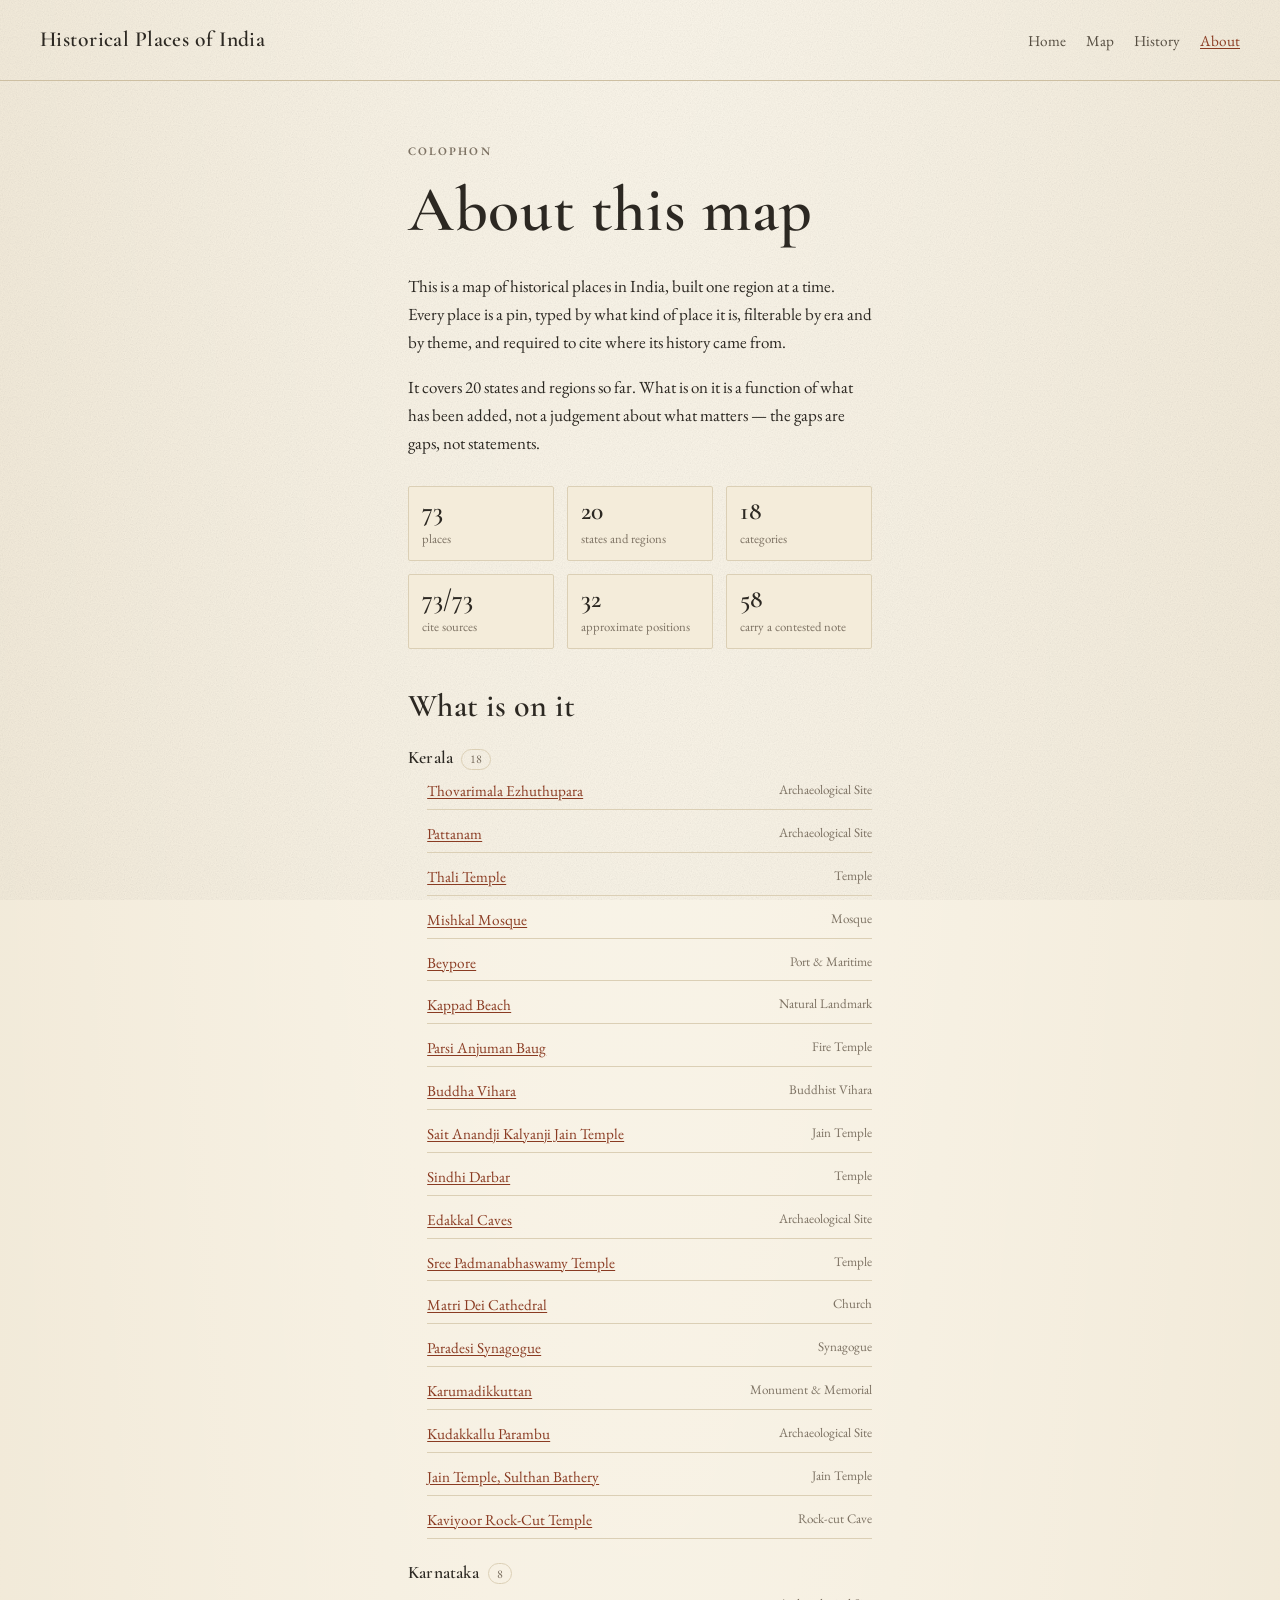
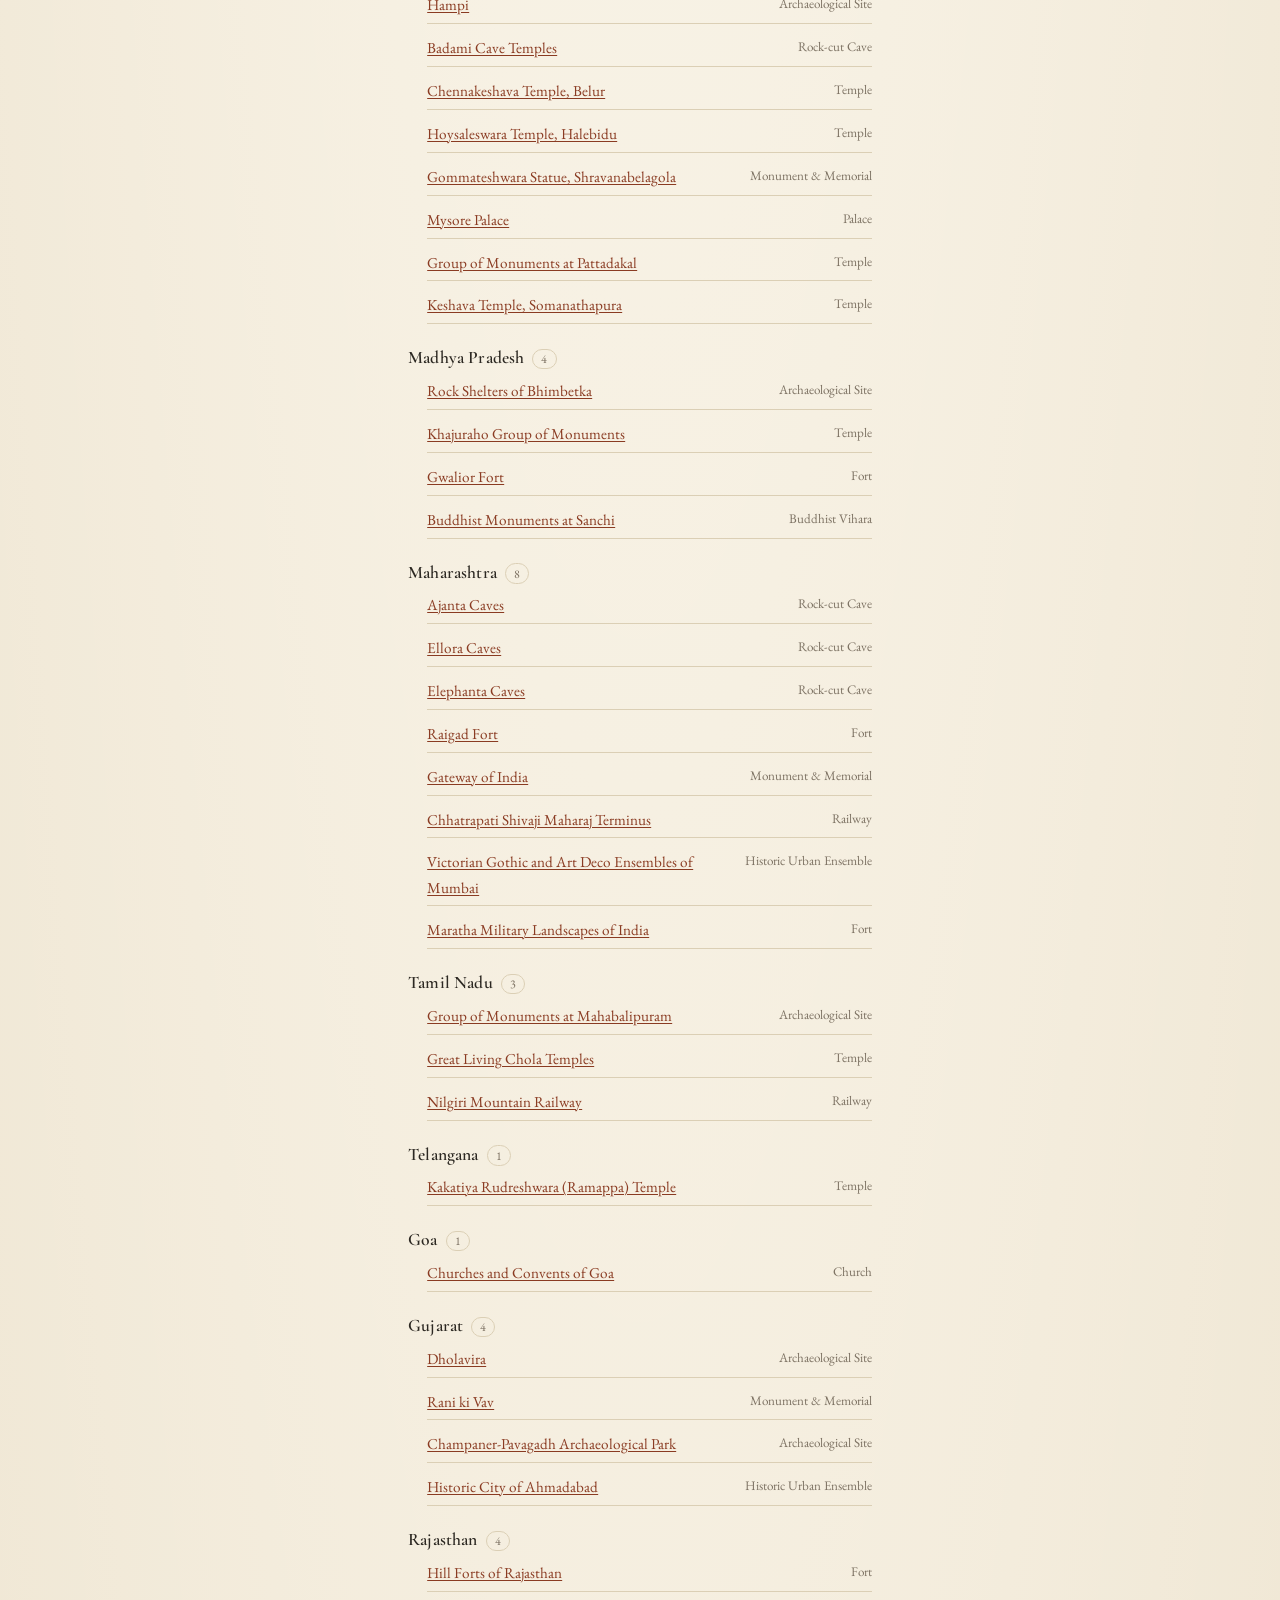
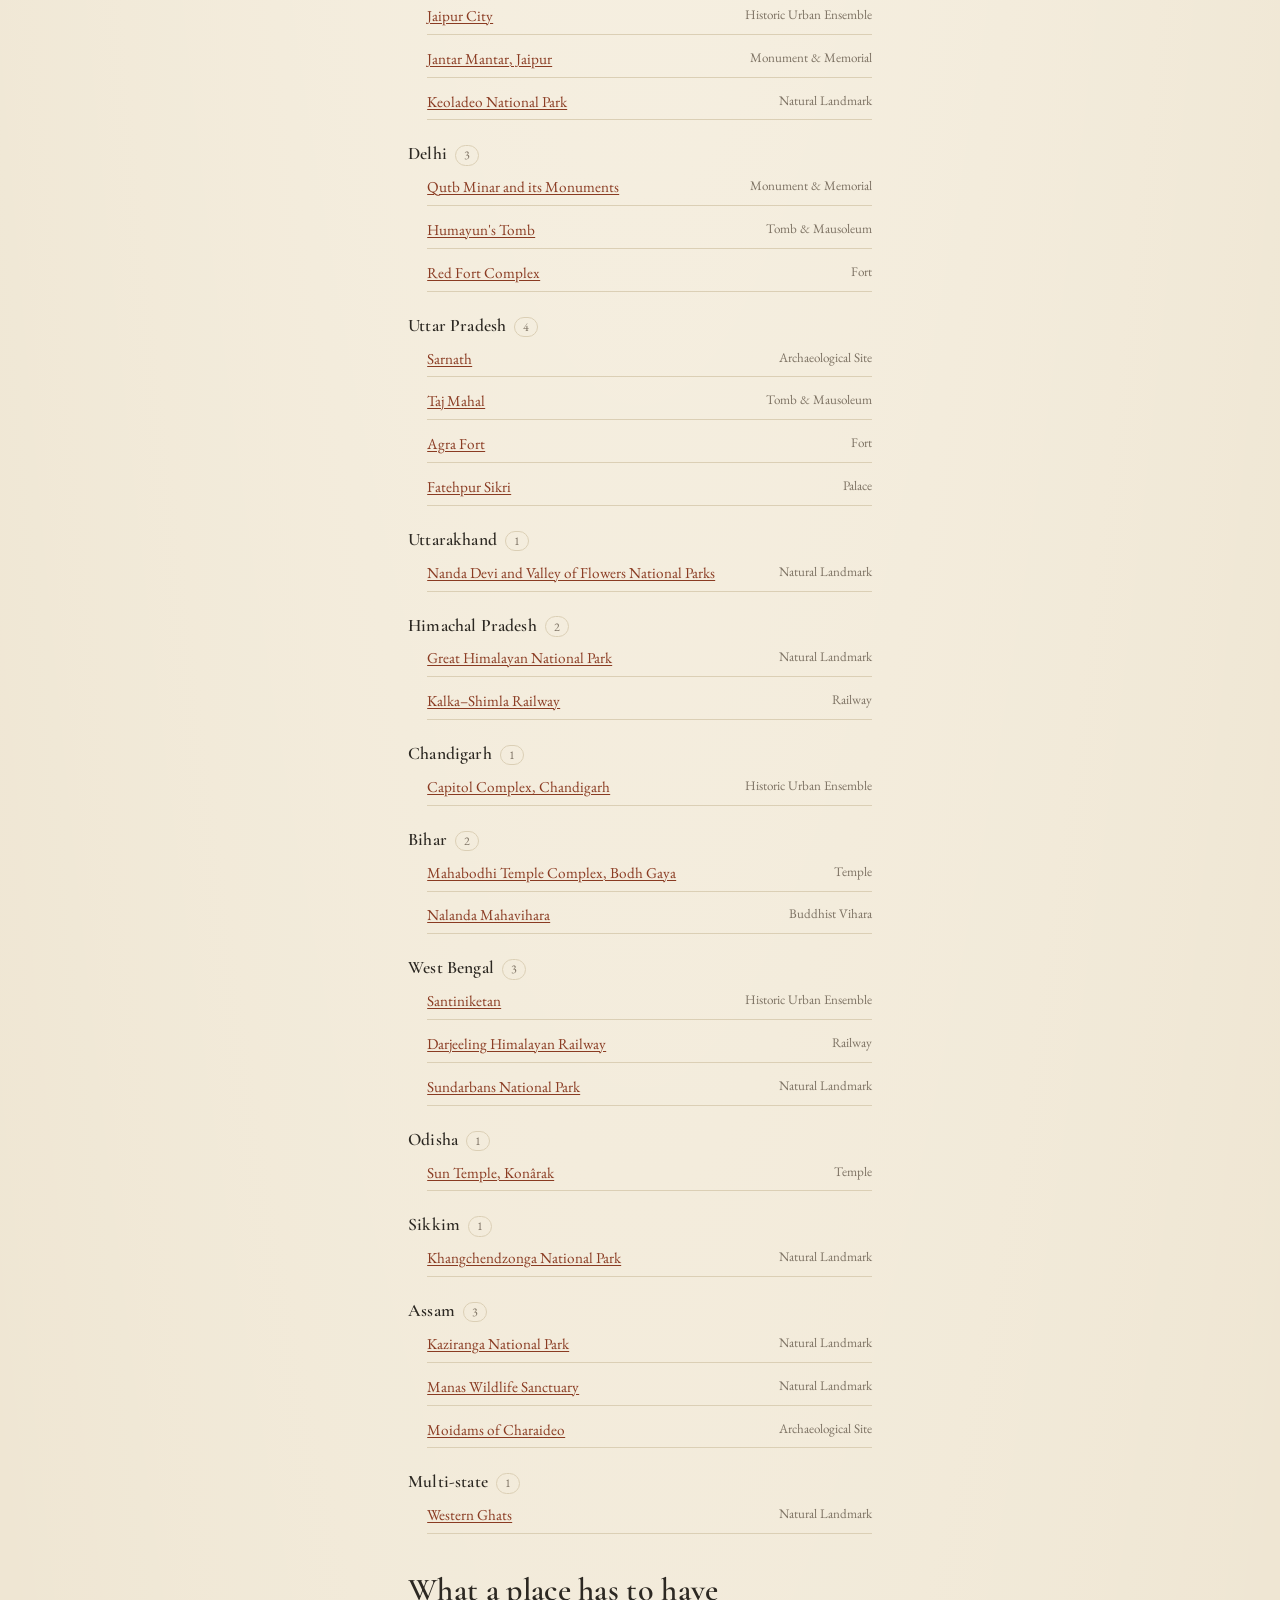
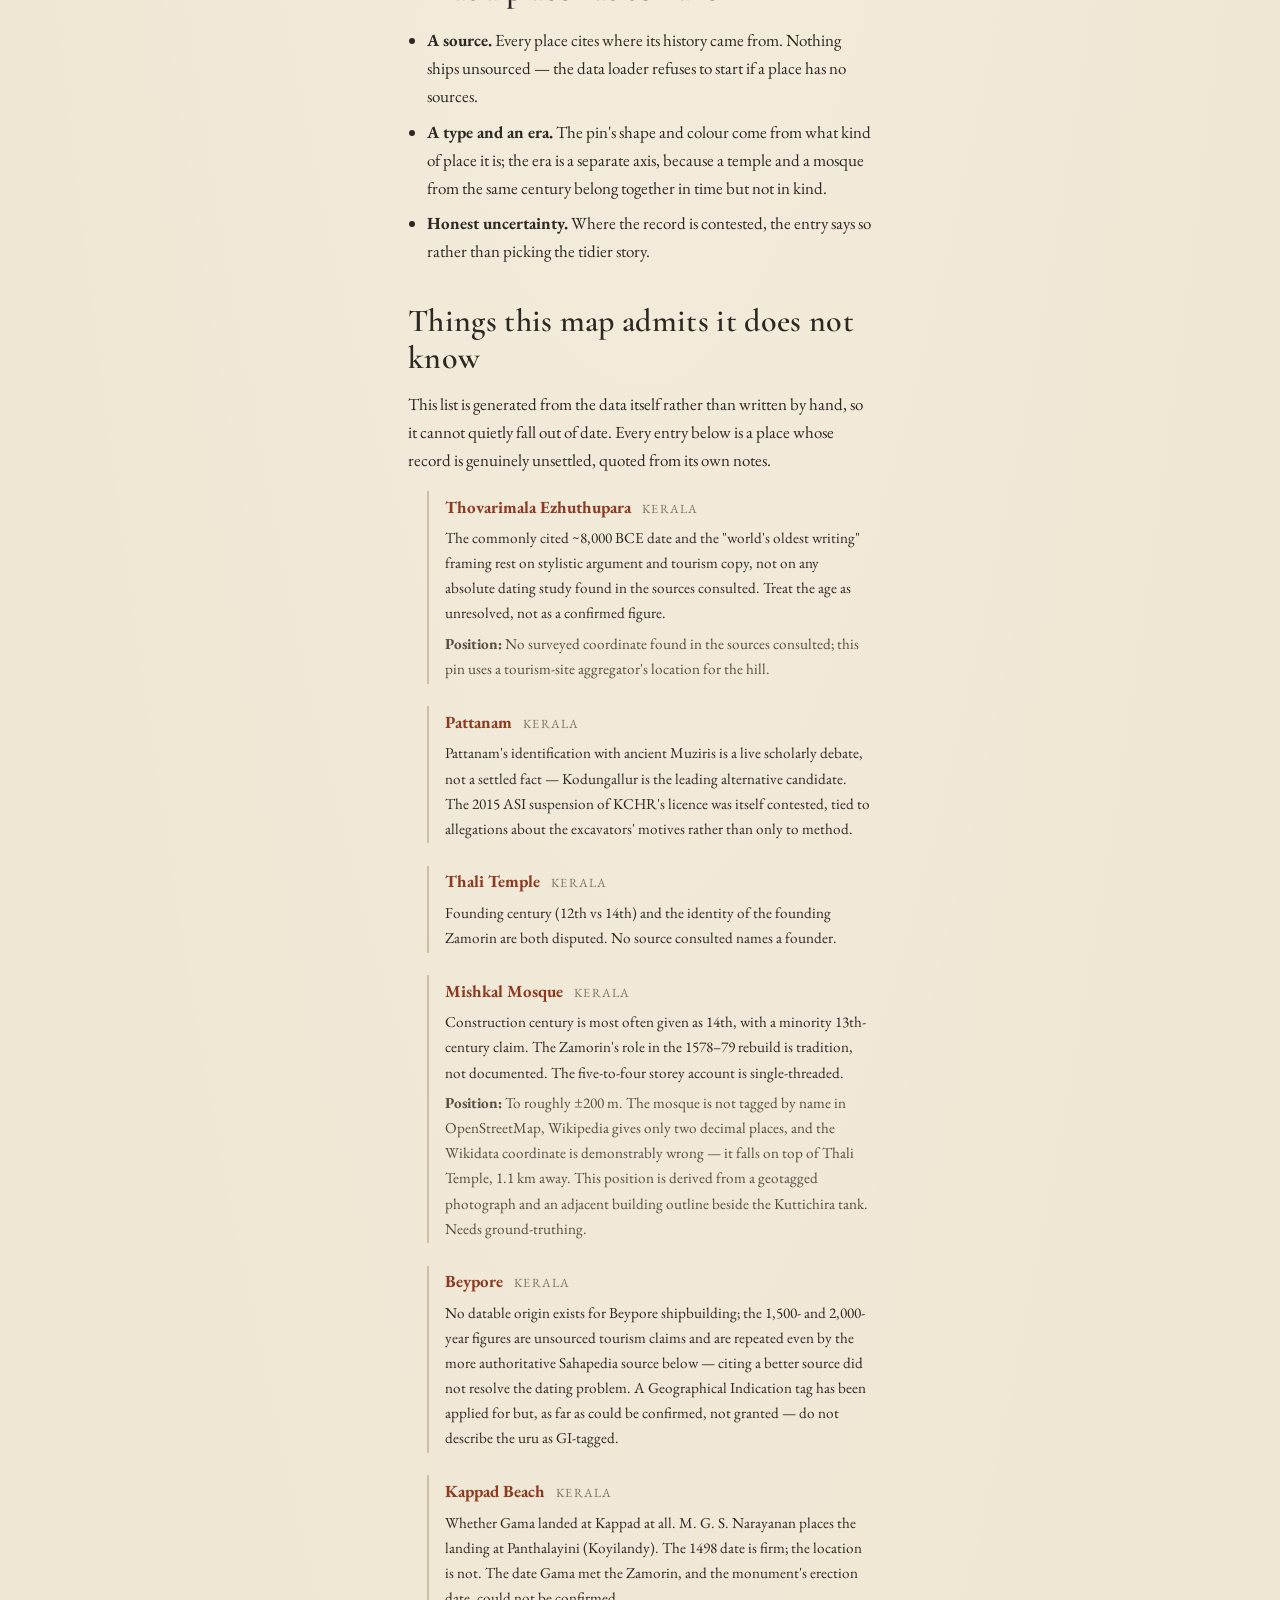
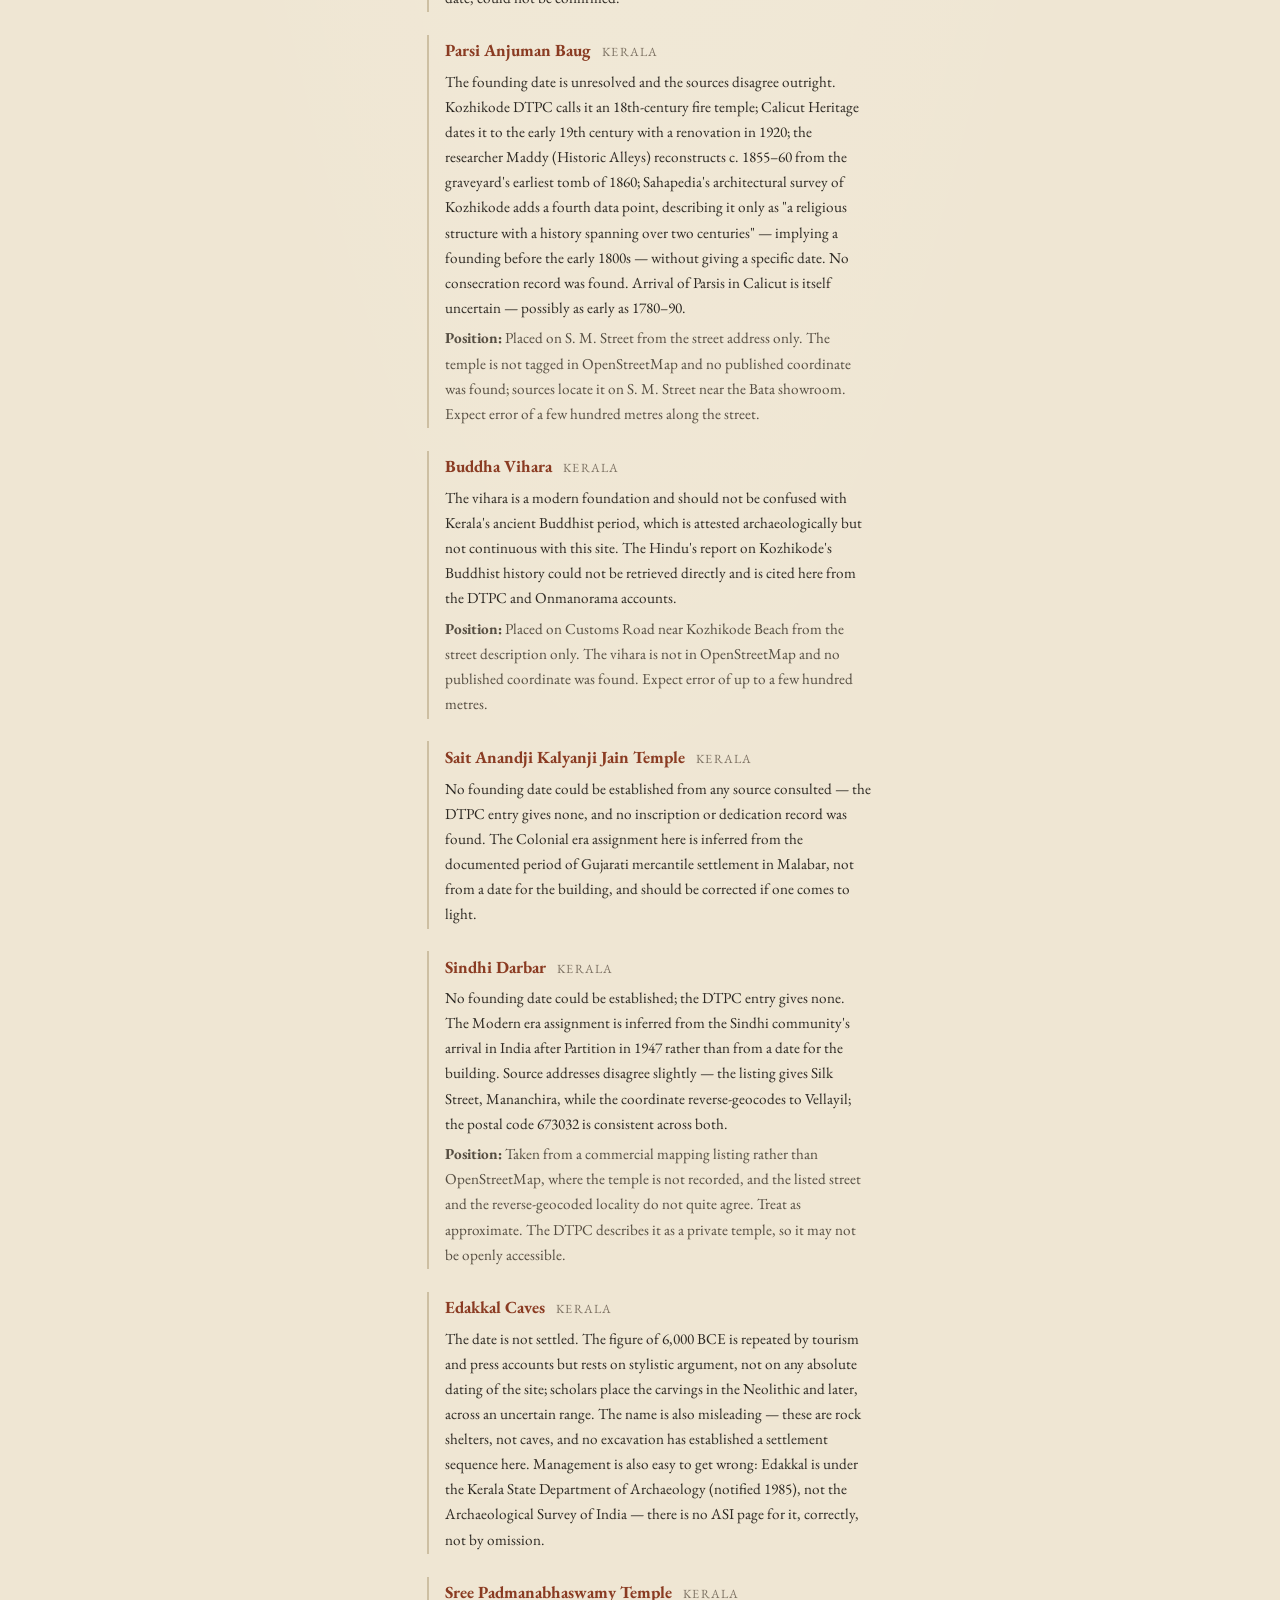
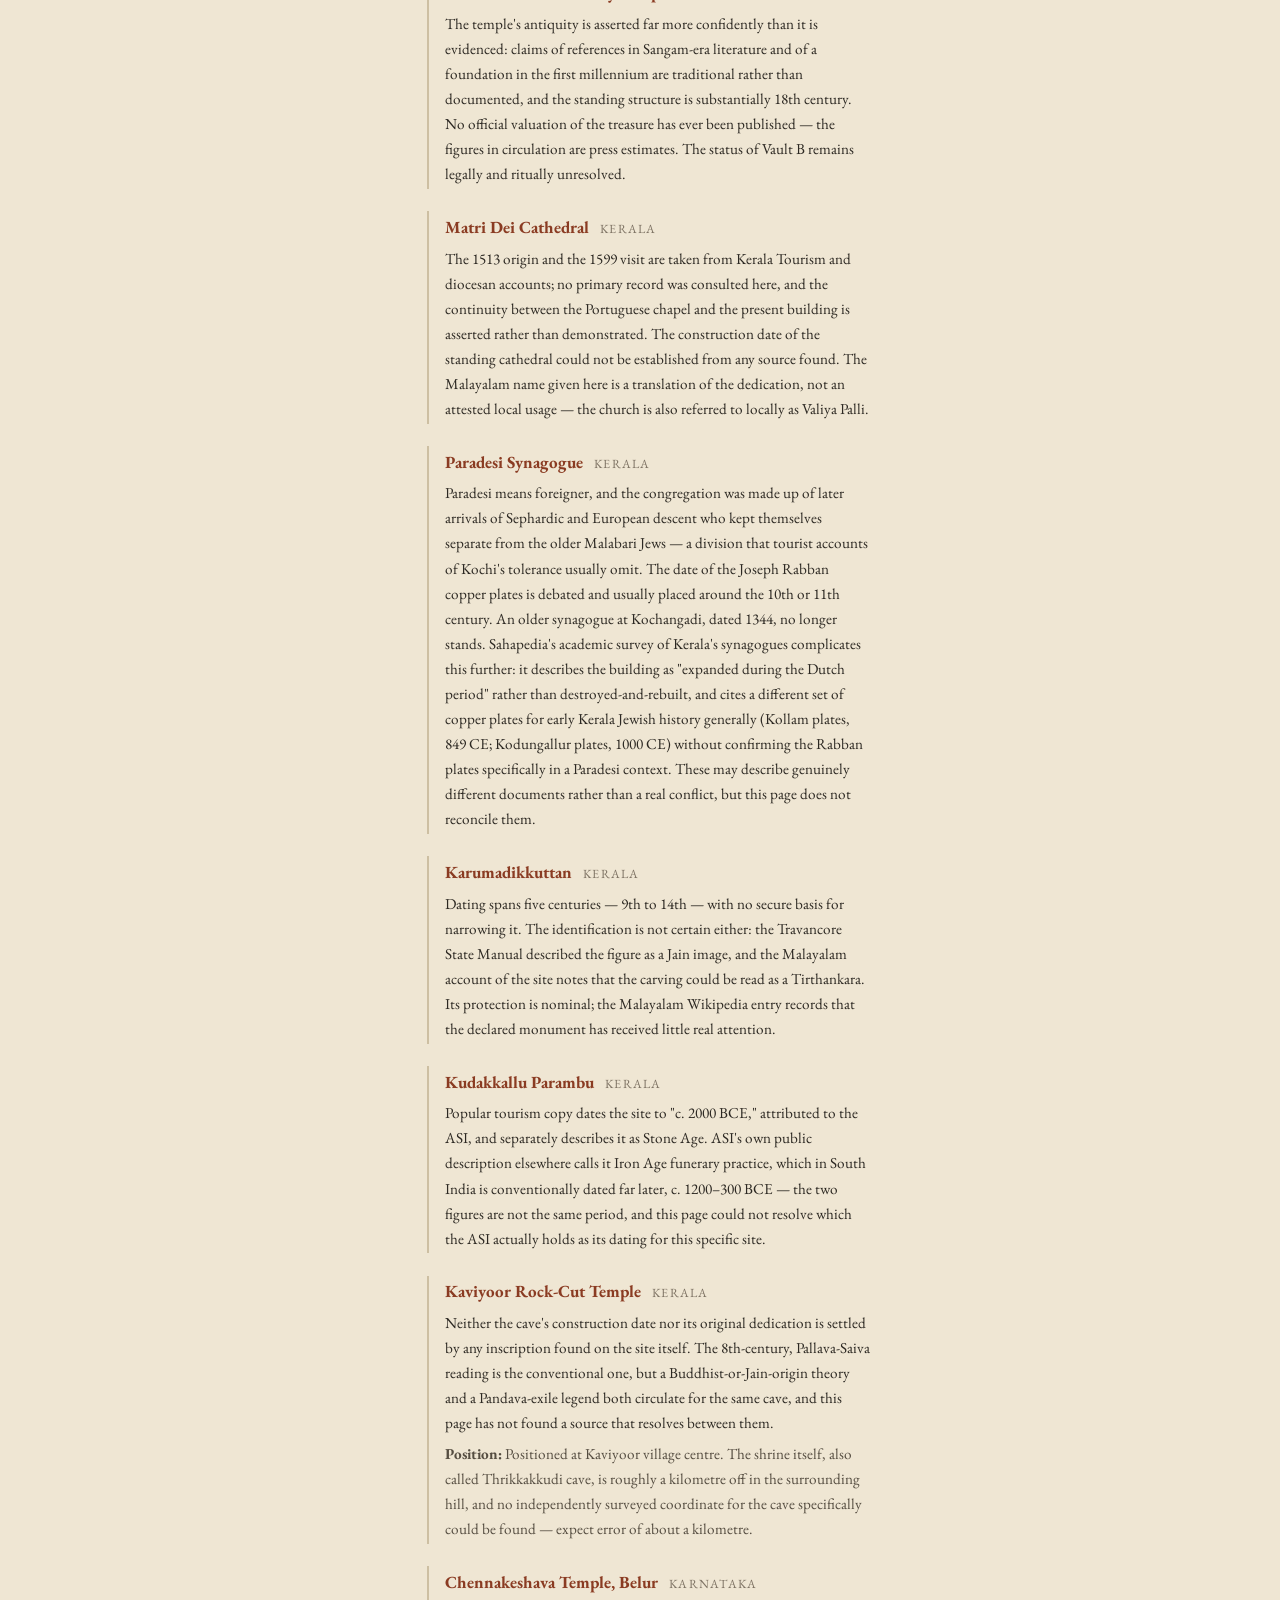
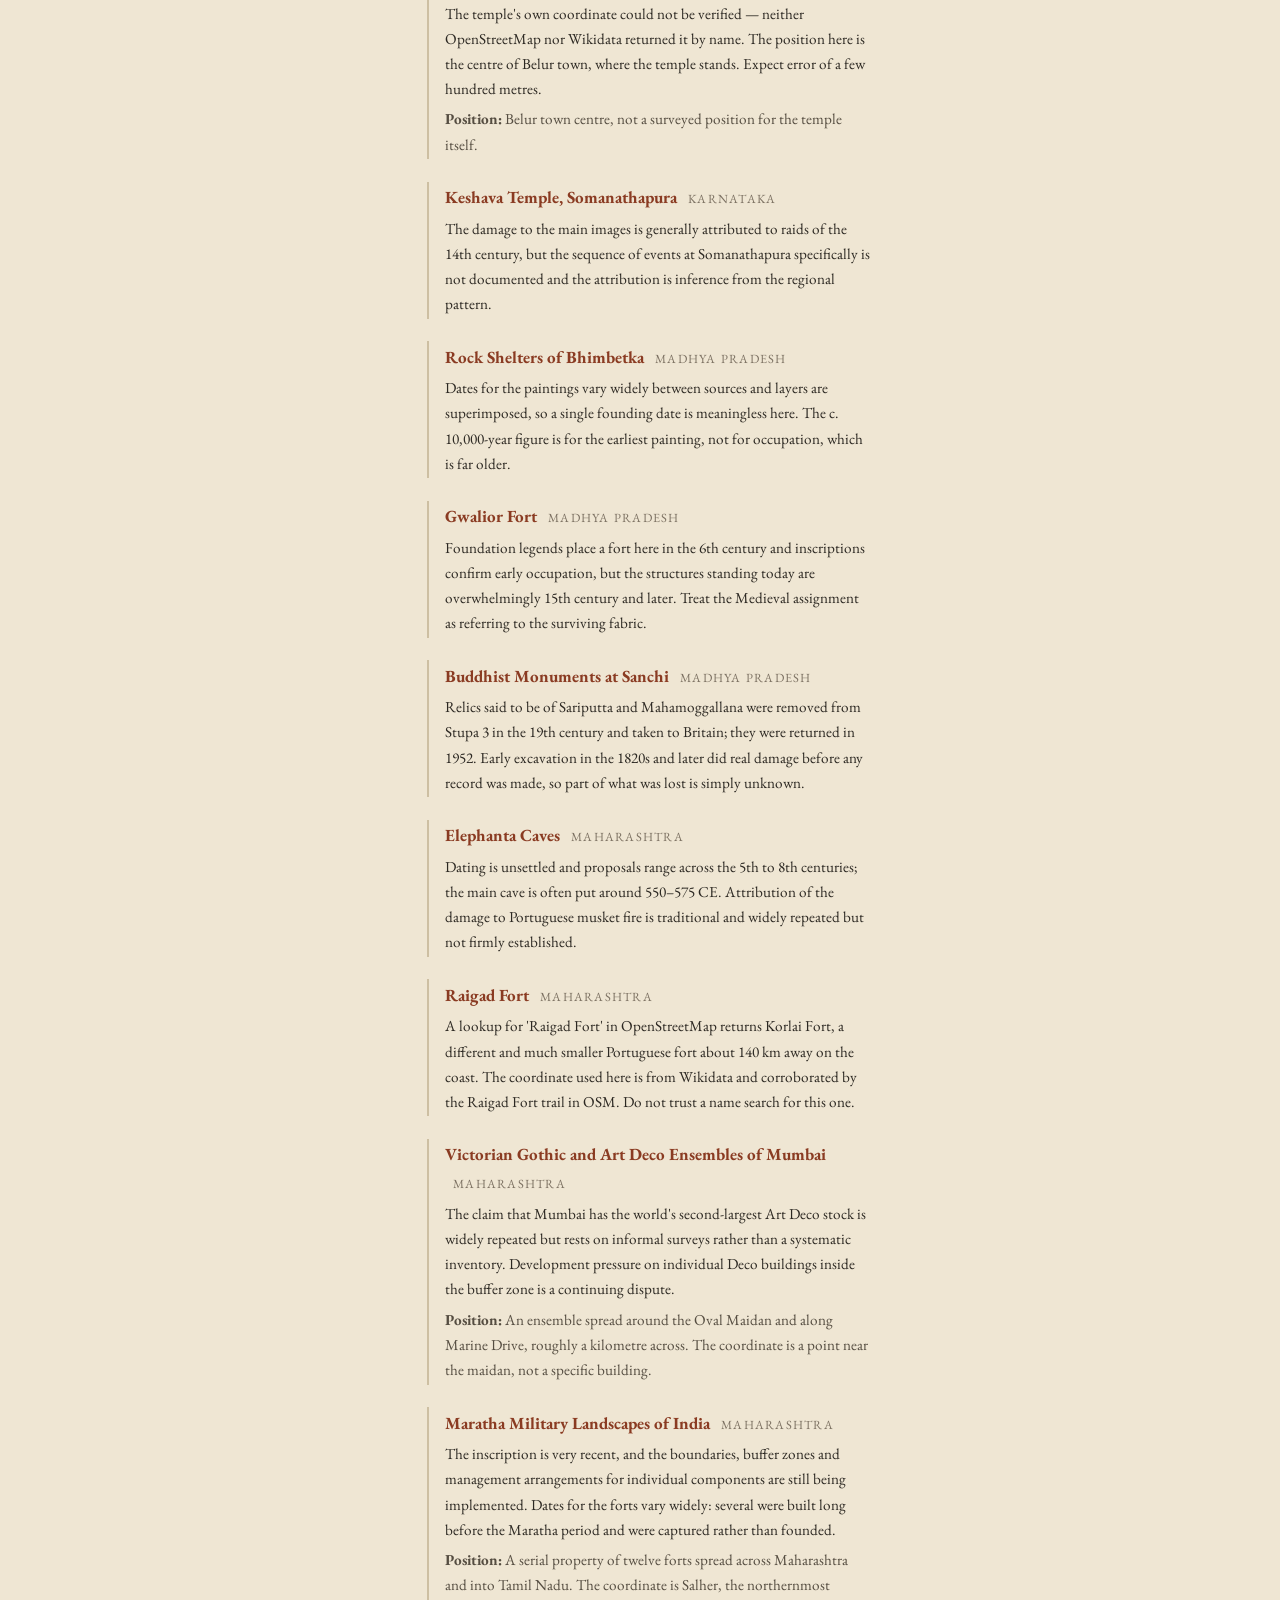
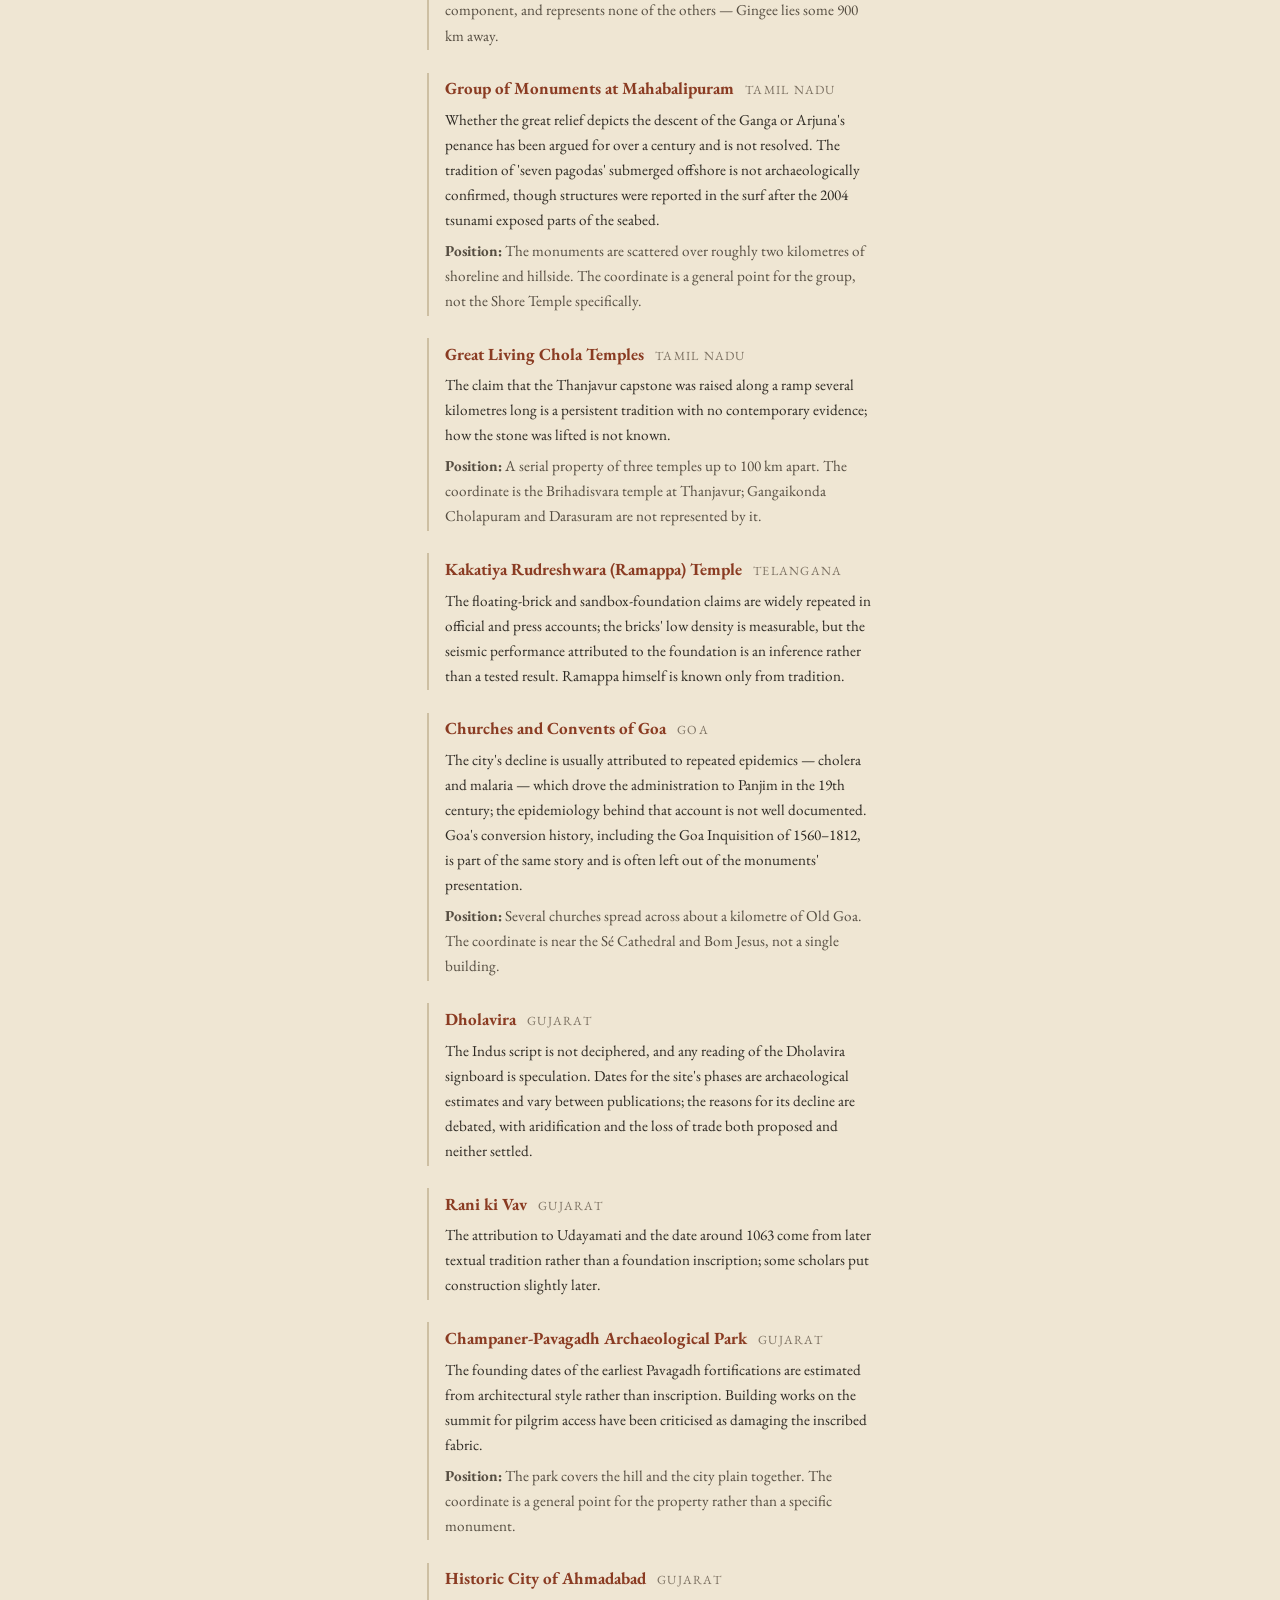
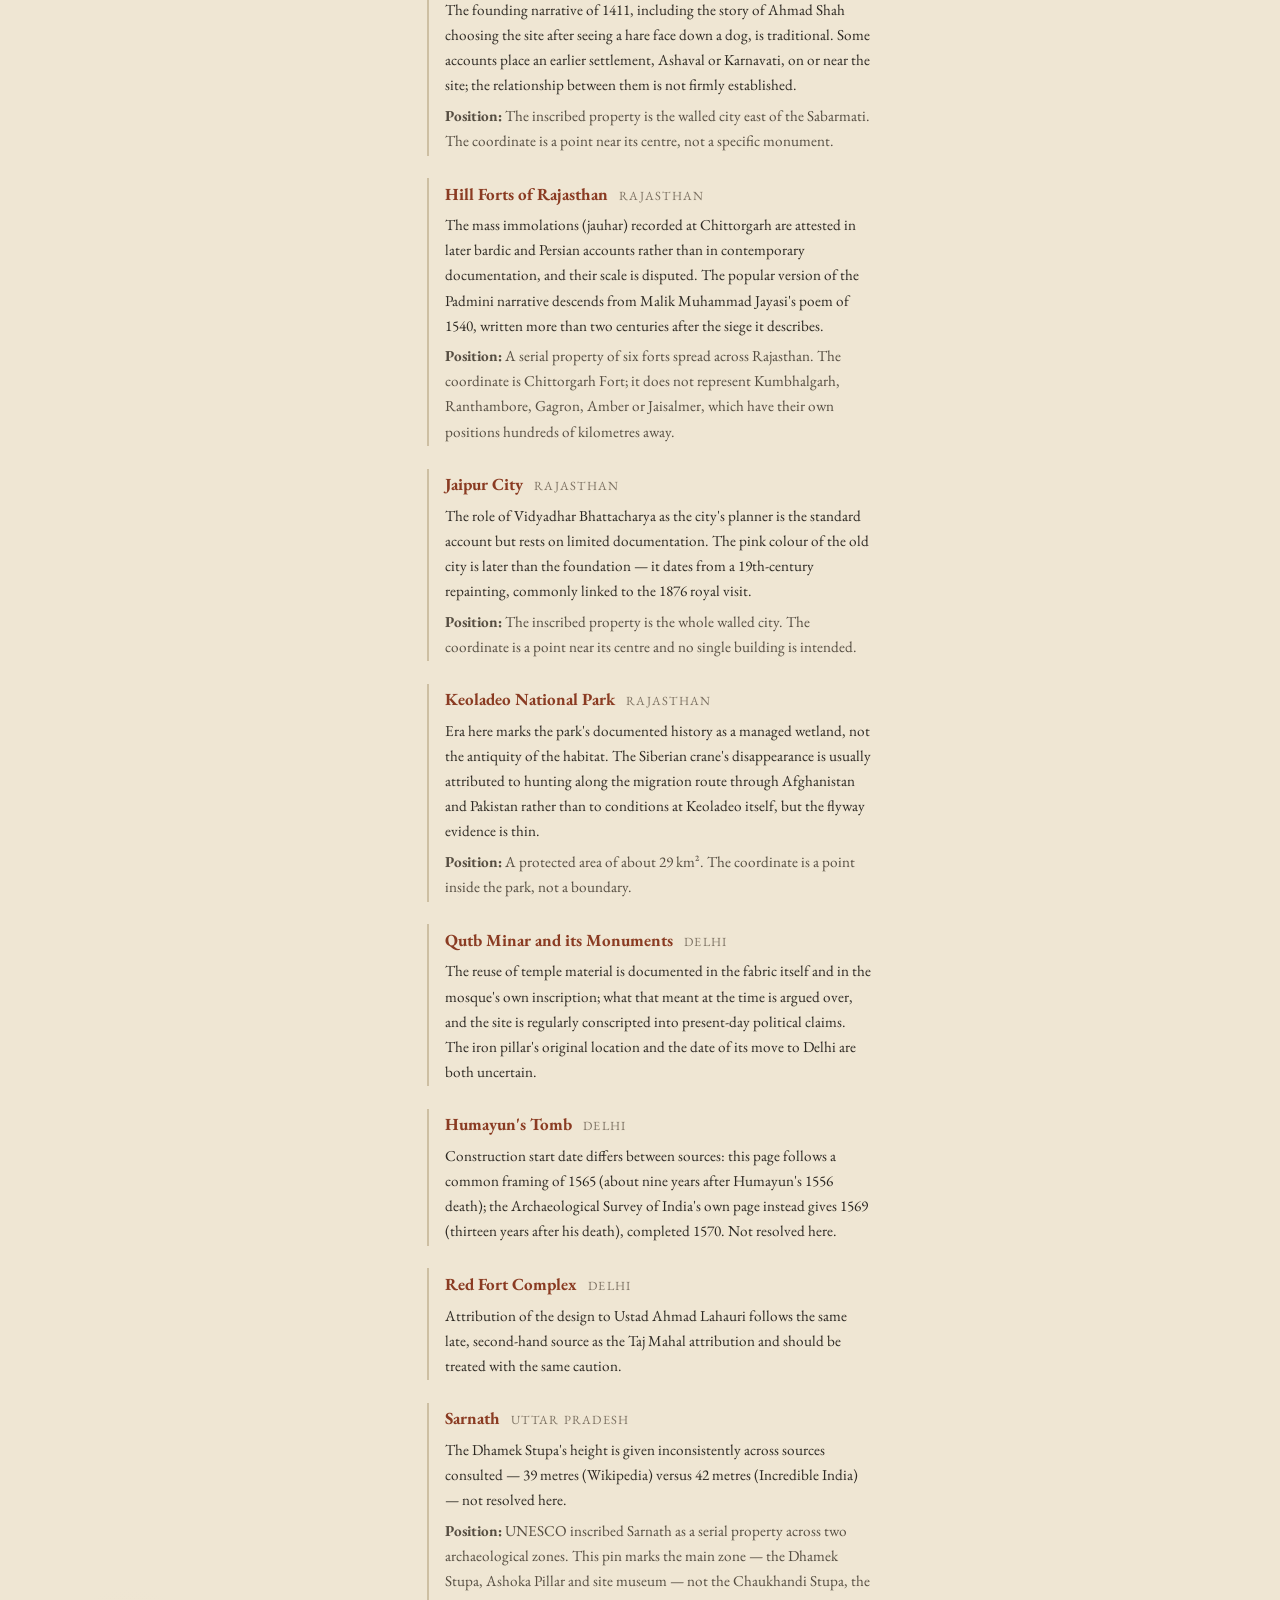
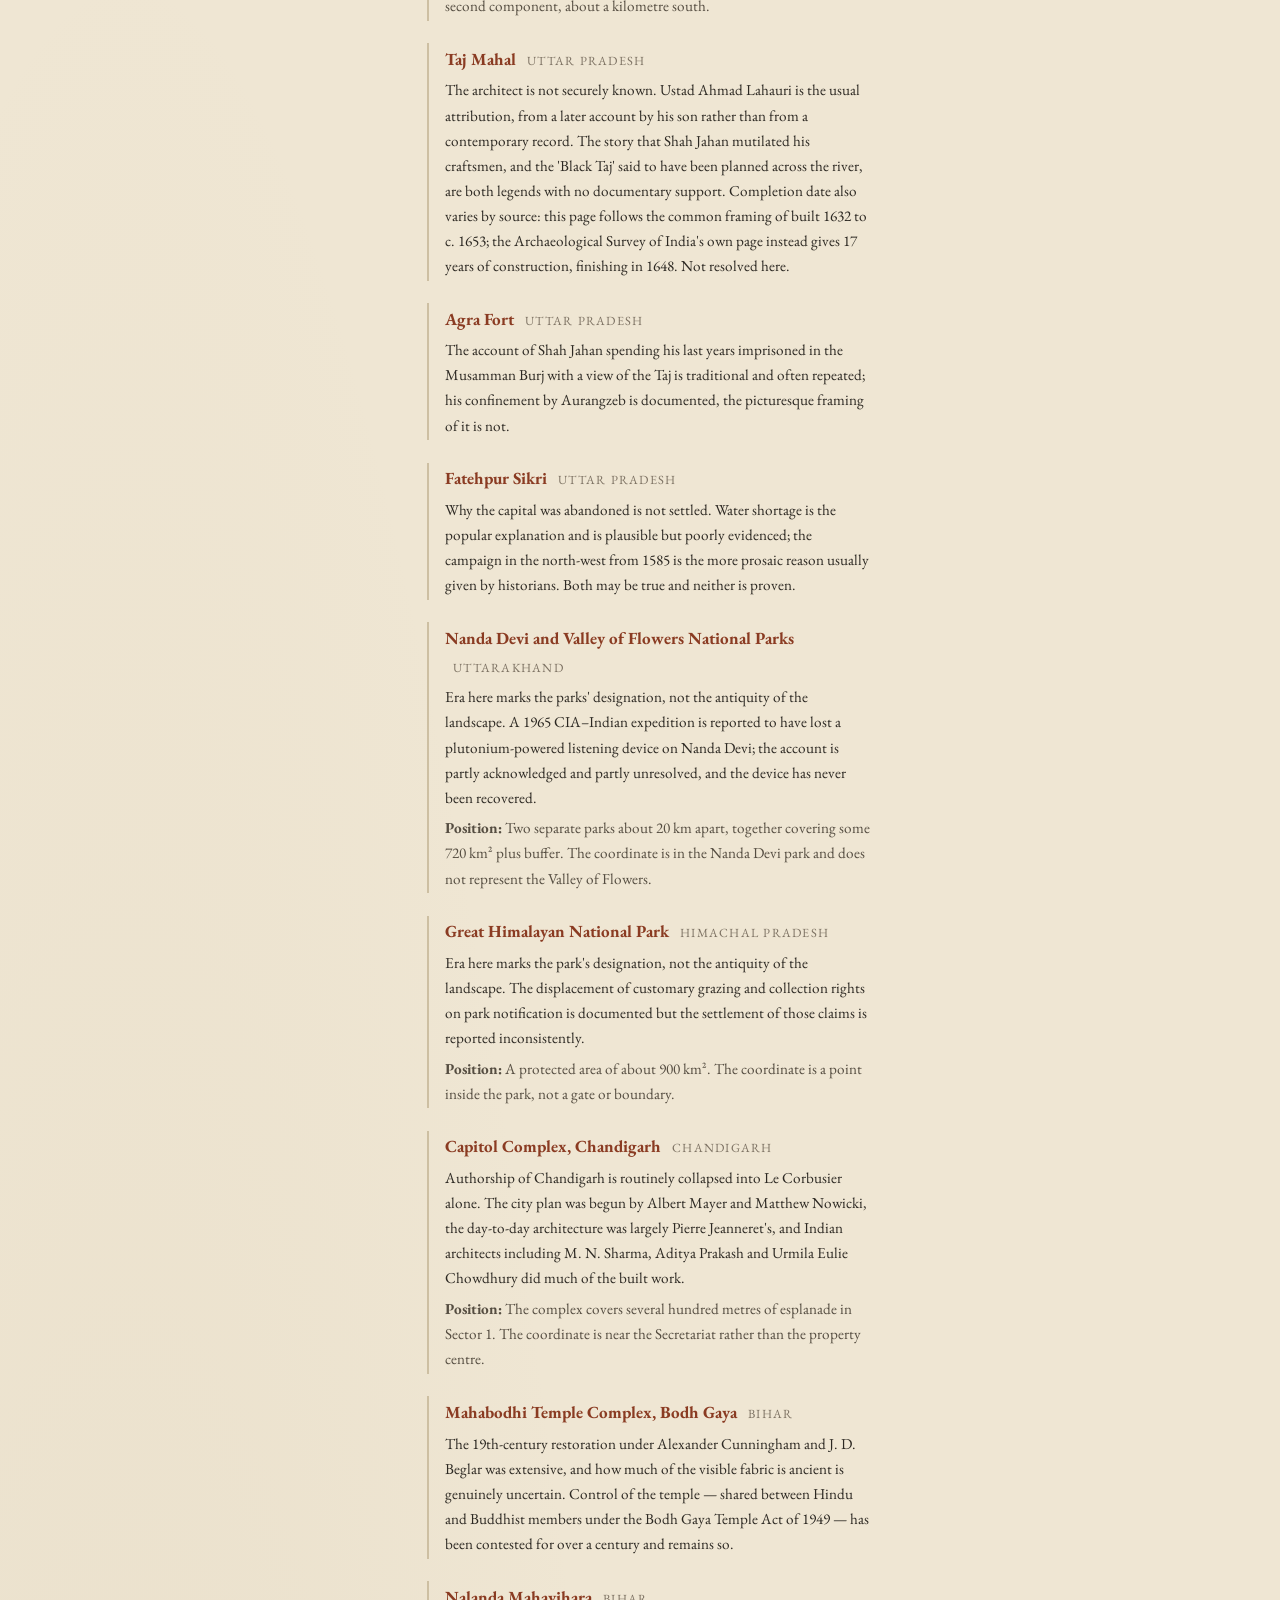
<file: about.html>
<!doctype html>
<html lang="en">
<head>
  <meta charset="utf-8">
  <meta name="viewport" content="width=device-width, initial-scale=1">
  <link rel="preconnect" href="https://fonts.googleapis.com">
  <link rel="preconnect" href="https://fonts.gstatic.com" crossorigin>
  <link rel="stylesheet" href="https://fonts.googleapis.com/css2?family=Cormorant+Garamond:wght@500;600;700&family=EB+Garamond:ital,wght@0,400;0,500;0,600;1,400&display=swap">
  <link rel="icon" href="data:image/svg+xml,%3Csvg xmlns=%22http://www.w3.org/2000/svg%22 viewBox=%220 0 32 32%22%3E%3Ctext y=%2226%22 font-size=%2228%22%3E%F0%9F%93%9C%3C/text%3E%3C/svg%3E">
  <title>About — Historical Places of India</title>
  <meta name="description" content="How this map is built, where its data comes from, and what it does not claim to know.">
  <link rel="stylesheet" href="css/style.css?v=1">
  <style>
    .prose { max-width: var(--measure); margin: 0 auto; padding: clamp(2rem,6vw,4rem) clamp(1rem,4vw,2.5rem); }
    .prose h2 { margin-top: 2.4rem; }
    .prose ul { padding-left: 1.2rem; }
    .prose li { margin-bottom: .45rem; }
    .prose code { font: .9em var(--mono); background: var(--paper-2); padding: .1em .35em; border-radius: 2px; }
    .stats { display: grid; grid-template-columns: repeat(auto-fit, minmax(7.5rem, 1fr)); gap: .8rem; margin: 1.8rem 0 .5rem; }
    .stat { border: 1px solid var(--rule-soft); background: var(--card); border-radius: 2px; padding: .7rem .8rem; }
    .stat-n { display: block; font-family: var(--display); font-size: 1.6rem; font-weight: 600; line-height: 1; }
    .stat-l { display: block; font-size: .8rem; color: var(--ink-3); margin-top: .25rem; }
    .gaps { list-style: none; padding: 0; }
    .gaps > li { border-left: 2px solid var(--rule); padding: .1rem 0 .1rem 1rem; margin-bottom: 1.4rem; }
    .gaps > li > a { text-decoration: none; }
    .gaps > li > a:hover strong { text-decoration: underline; }
    .gap-where { font-size: .78rem; letter-spacing: .1em; text-transform: uppercase; color: var(--ink-3); margin-left: .5rem; }
    .gaps p { margin: .35rem 0 0; font-size: .95rem; }
    .gap-coords { color: var(--ink-2); }
    .cov-state { display: flex; align-items: baseline; gap: .5rem; margin: 1.5rem 0 .3rem; font-size: 1.1rem; }
    .cov-n { font: 400 .75rem/1 var(--serif); color: var(--ink-3); border: 1px solid var(--rule-soft); border-radius: 999px; padding: .2rem .5rem; }
    .cov-list { list-style: none; padding: 0; margin: 0; }
    .cov-list li { display: flex; justify-content: space-between; gap: 1rem; padding: .3rem 0; border-bottom: 1px solid var(--rule-soft); font-size: .95rem; }
    .cov-cat { color: var(--ink-3); font-size: .82rem; white-space: nowrap; }
  </style>
</head>
<body>
<header class="site-head">
  <a class="wordmark" href="index.html">Historical Places of India</a>
  <nav><a href="index.html">Home</a><a href="map.html">Map</a><a href="history/india.html">History</a><a href="about.html" aria-current="page">About</a></nav>
</header>

<main class="prose">
  <p class="eyebrow">Colophon</p>
  <h1>About this map</h1>

  <p>This is a map of historical places in India, built one region at a time. Every place is
     a pin, typed by what kind of place it is, filterable by era and by theme, and required
     to cite where its history came from.</p>
  <p>It covers <span id="states-line">several states</span> so far. What is on it is a
     function of what has been added, not a judgement about what matters — the gaps are
     gaps, not statements.</p>

  <div class="stats" id="stats"></div>

  <h2>What is on it</h2>
  <div id="coverage"></div>

  <h2>What a place has to have</h2>
  <ul>
    <li><strong>A source.</strong> Every place cites where its history came from. Nothing
        ships unsourced — the data loader refuses to start if a place has no sources.</li>
    <li><strong>A type and an era.</strong> The pin's shape and colour come from what kind of
        place it is; the era is a separate axis, because a temple and a mosque from the same
        century belong together in time but not in kind.</li>
    <li><strong>Honest uncertainty.</strong> Where the record is contested, the entry says so
        rather than picking the tidier story.</li>
  </ul>

  <h2>Things this map admits it does not know</h2>
  <p>This list is generated from the data itself rather than written by hand, so it cannot
     quietly fall out of date. Every entry below is a place whose record is genuinely
     unsettled, quoted from its own notes.</p>
  <ul class="gaps" id="gaps"></ul>
  <div id="approx-only"></div>

  <h2>Built with</h2>
  <ul>
    <li><a href="https://leafletjs.com/">Leaflet</a> for the map, loaded from a CDN.</li>
    <li>Tiles from <a href="https://www.openstreetmap.org/copyright">OpenStreetMap</a>, whose
        style is CC0, given a parchment treatment in CSS.</li>
    <li>No build step, no framework, no dependencies. Plain HTML, one stylesheet,
        a few ES modules.</li>
    <li>This site's own code sets no cookies and loads no analytics. Note that the
        CDN in front of it injects a Cloudflare Insights beacon into pages served to
        browsers — that is added in transit, not by anything in this repository.</li>
  </ul>

  <h2>Contributing a place</h2>
  <p>Add an entry to <code>data/places/&lt;region&gt;.json</code> and, for a new region, a line in
     <code>data/regions.json</code>. No code changes are needed. The loader validates every
     category, era and tag against the controlled vocabularies and fails loudly on anything it
     does not recognise.</p>
</main>
<script type="module" src="js/about.js?v=2"></script>

<footer class="site-foot">
  <p>Map data &copy; <a href="https://www.openstreetmap.org/copyright">OpenStreetMap</a> contributors.
     India outline derived from <a href="https://github.com/datameet/maps">DataMeet</a> (CC-0).</p>
</footer>
</body>
</html>
</file>
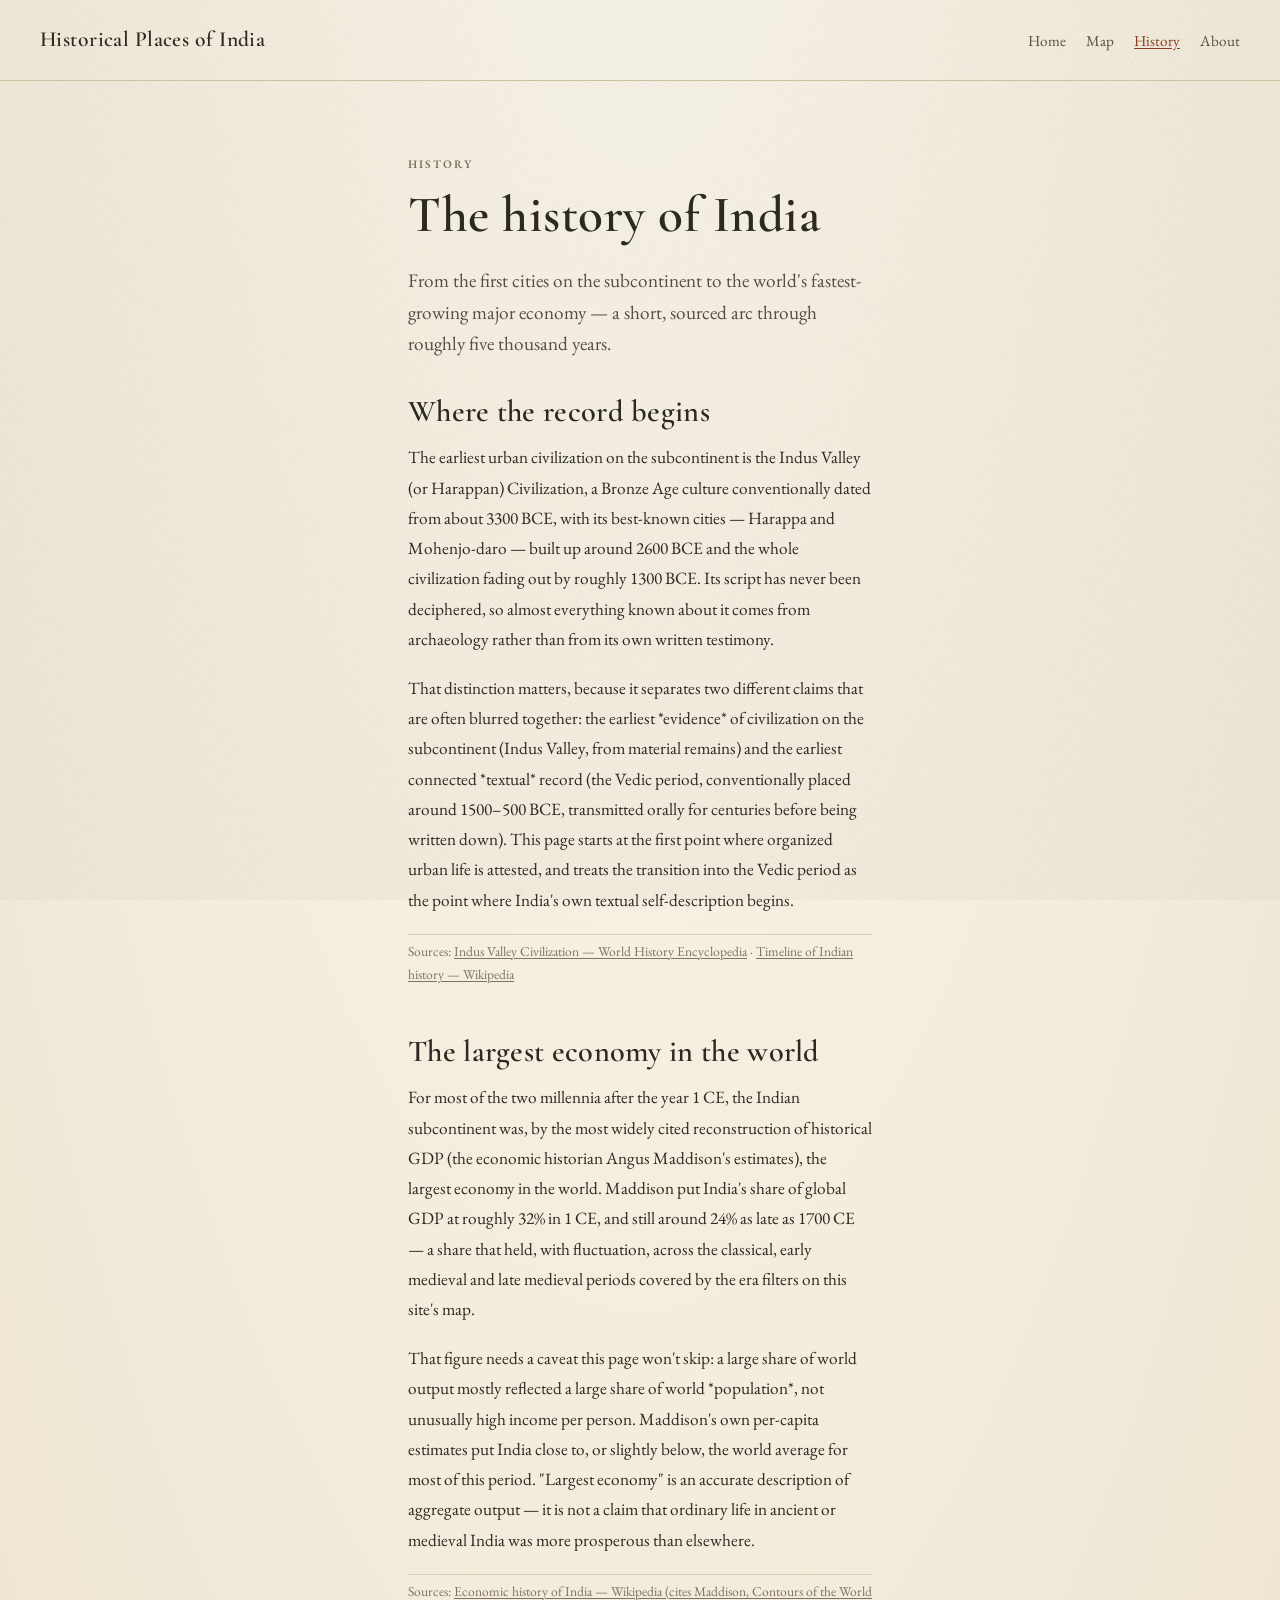
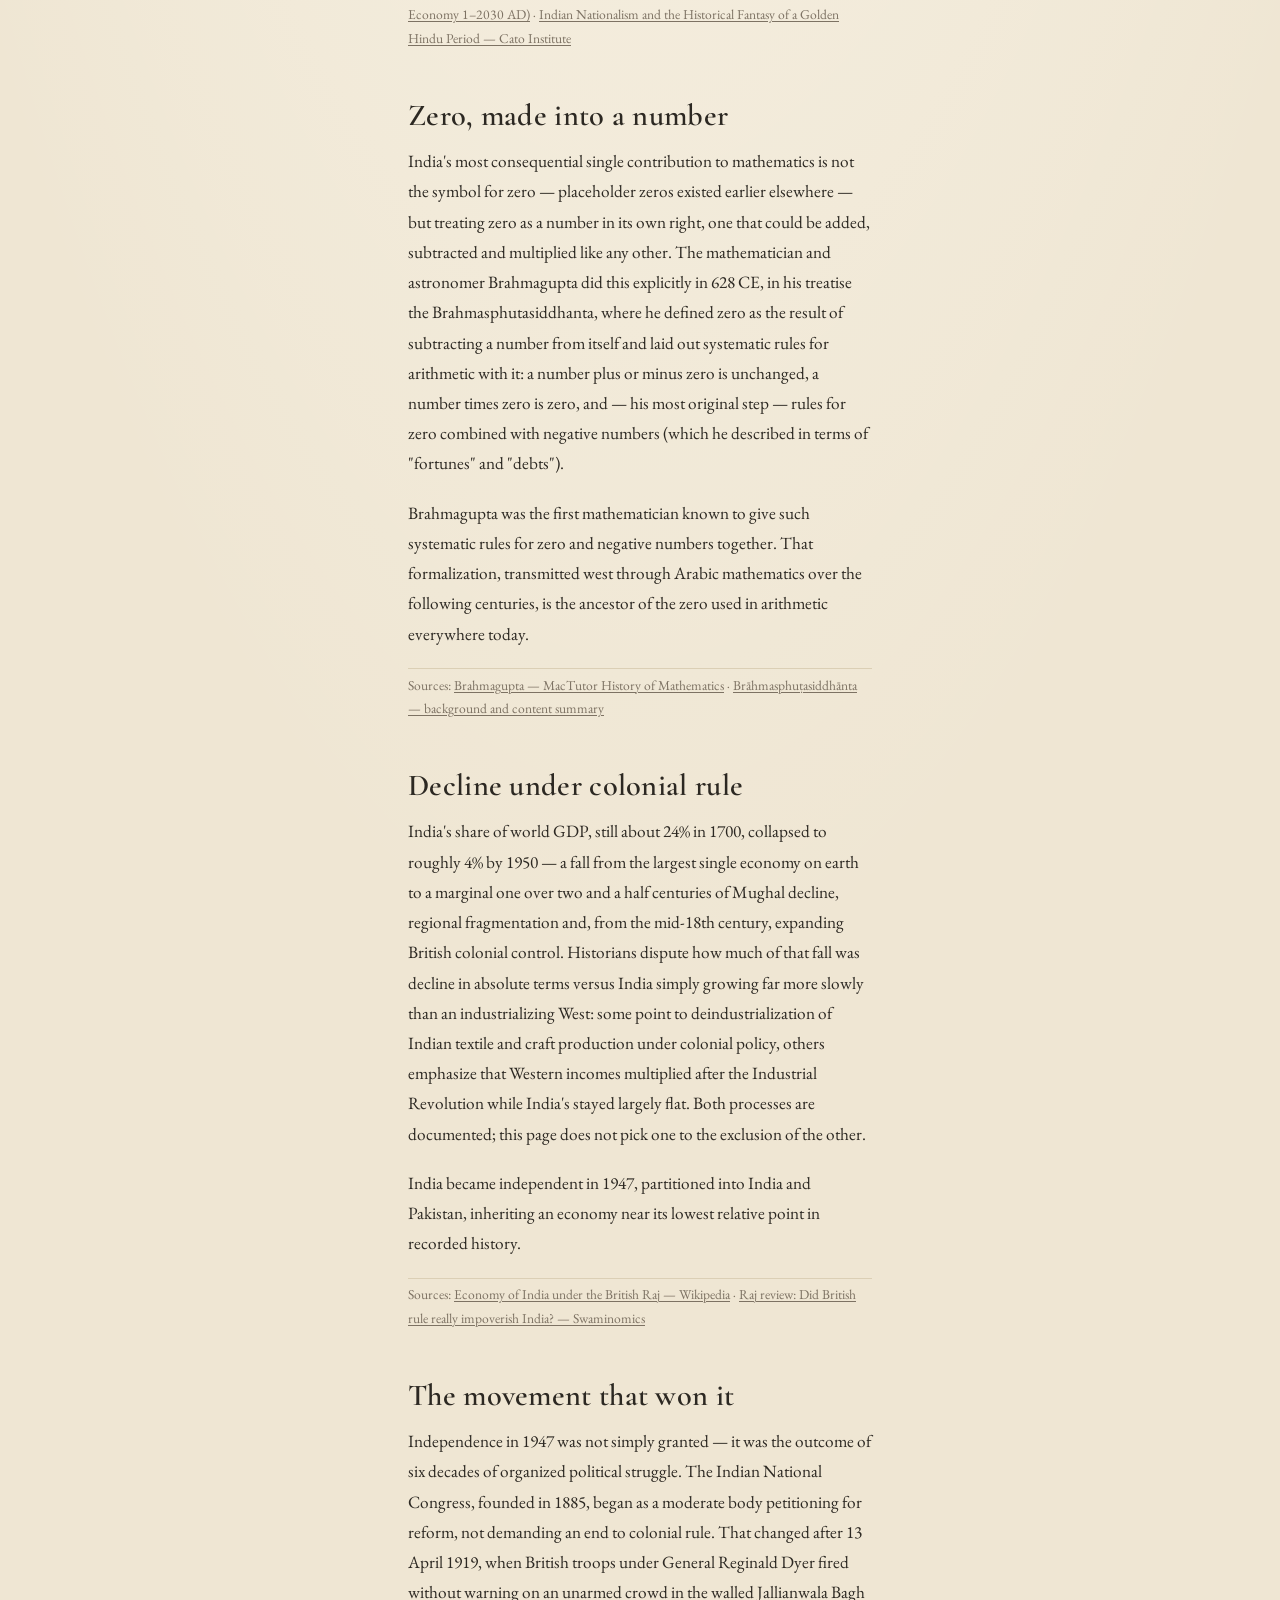
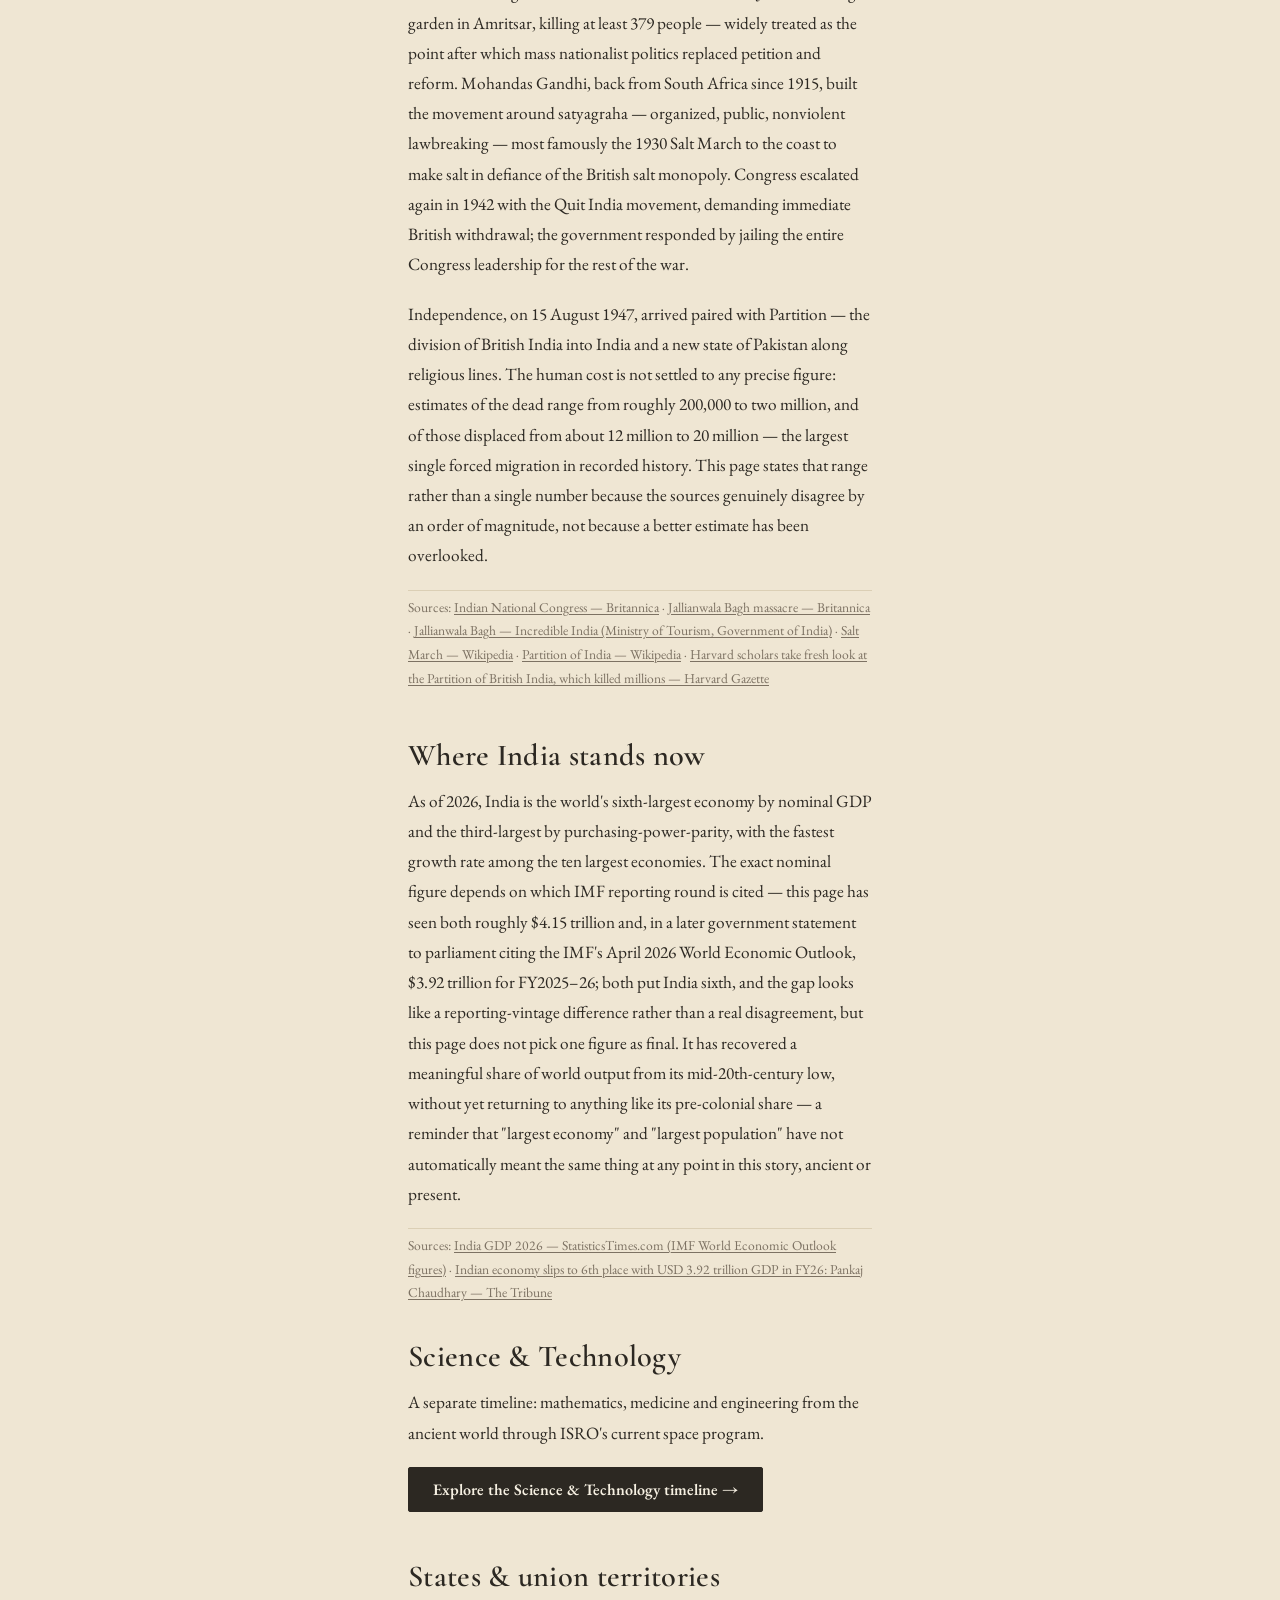
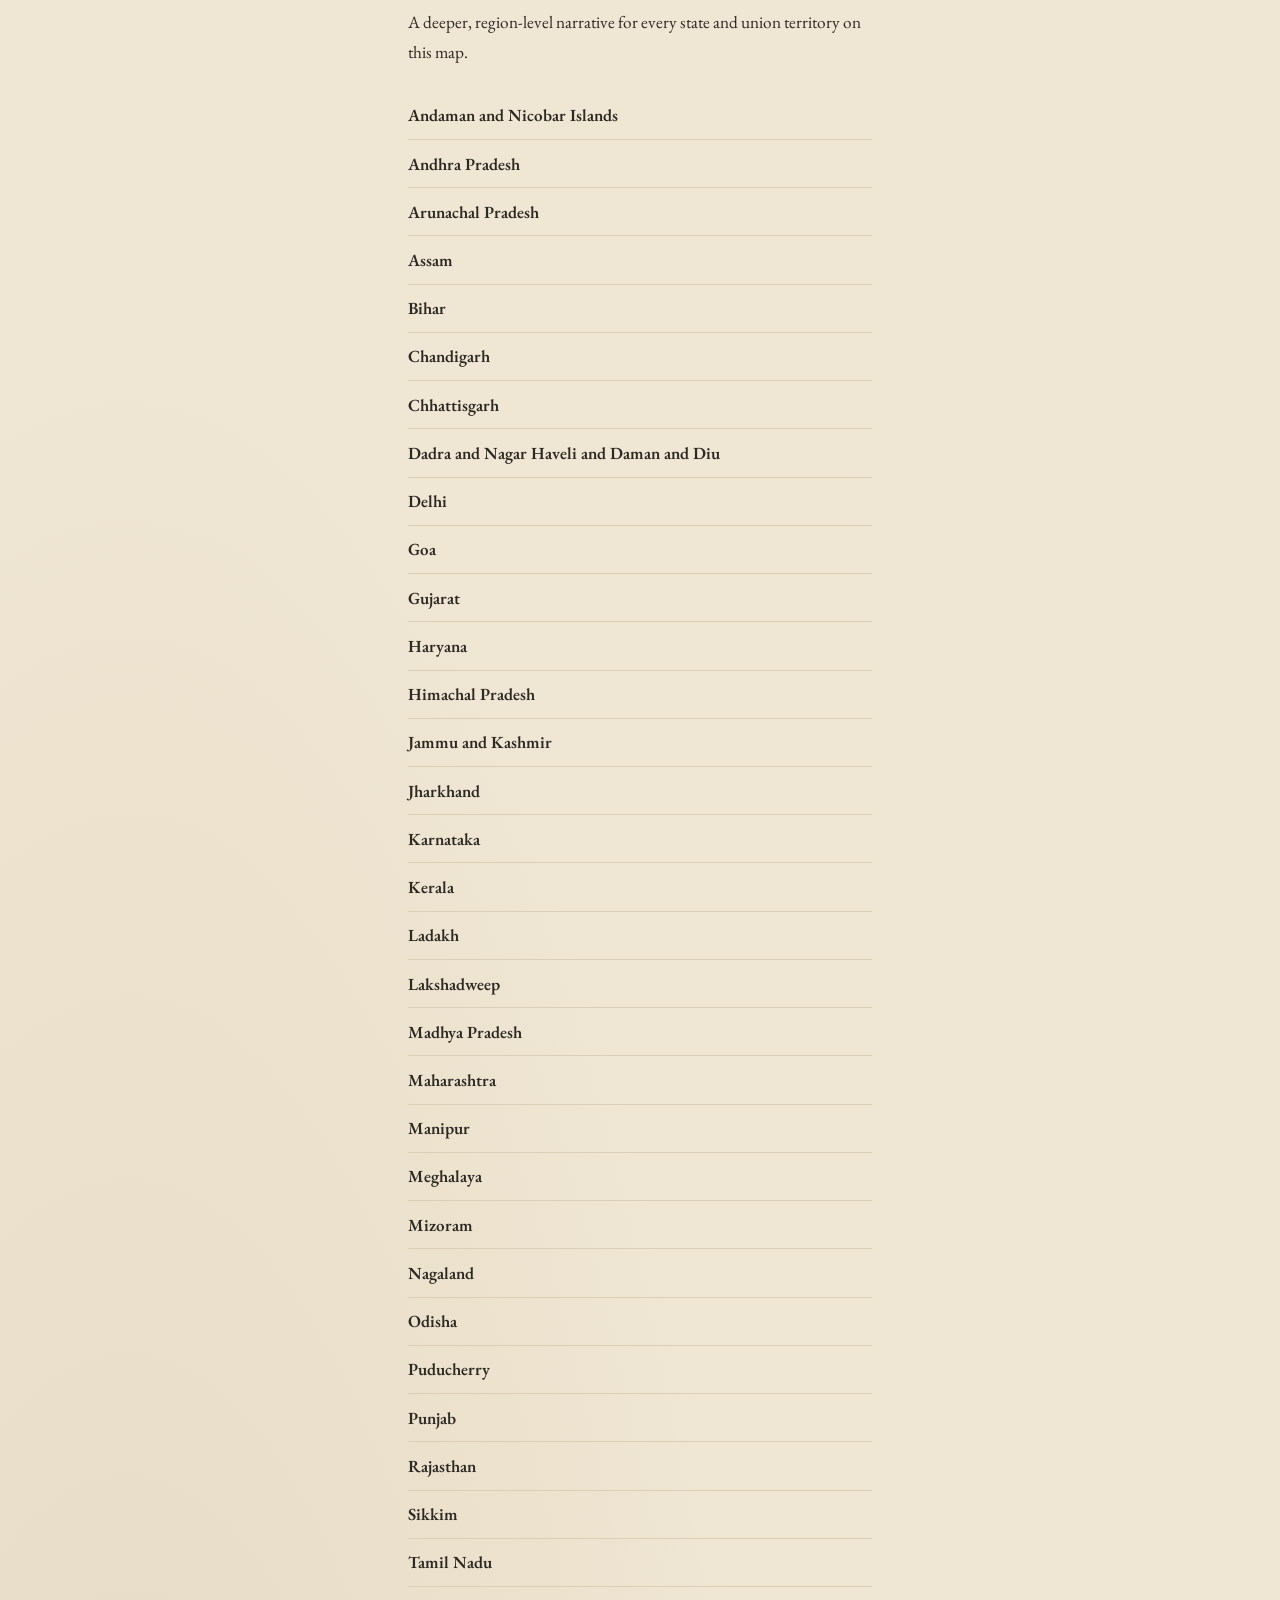
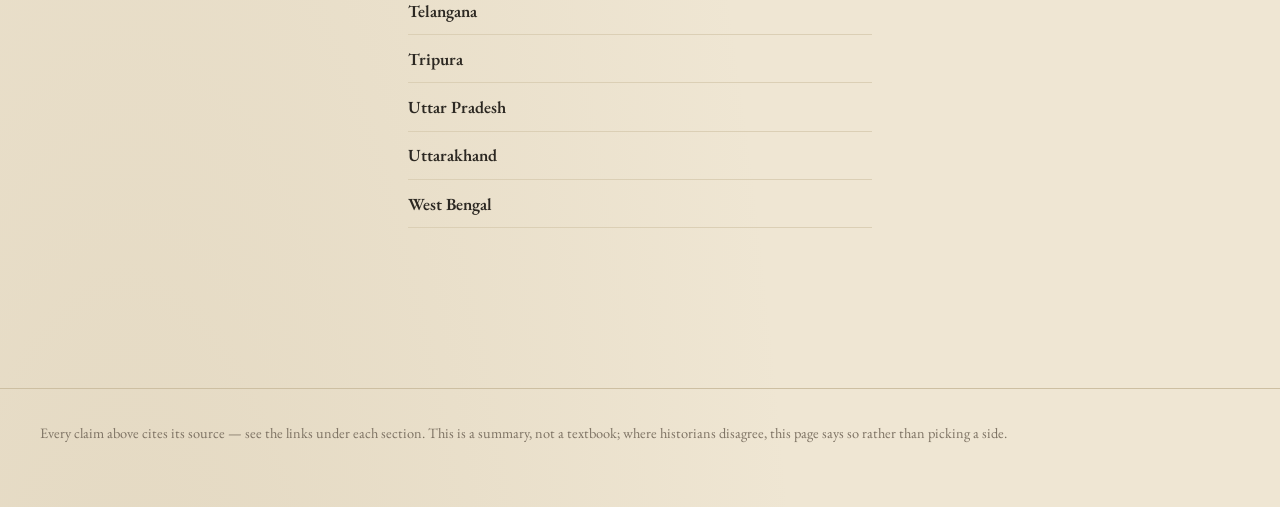
<file: history/india.html>
<!doctype html>
<html lang="en">
<head>
  <meta charset="utf-8">
  <meta name="viewport" content="width=device-width, initial-scale=1">
  <link rel="preconnect" href="https://fonts.googleapis.com">
  <link rel="preconnect" href="https://fonts.gstatic.com" crossorigin>
  <link rel="stylesheet" href="https://fonts.googleapis.com/css2?family=Cormorant+Garamond:wght@500;600;700&family=EB+Garamond:ital,wght@0,400;0,500;0,600;1,400&display=swap">
  <link rel="icon" href="data:image/svg+xml,%3Csvg xmlns=%22http://www.w3.org/2000/svg%22 viewBox=%220 0 32 32%22%3E%3Ctext y=%2226%22 font-size=%2228%22%3E%F0%9F%93%9C%3C/text%3E%3C/svg%3E">
  <title>The History of India — Historical Places of India</title>
  <meta name="description" content="From the Indus Valley Civilization to the present day: India's economic rise, its invention of zero, colonial decline, and where it stands now.">
  <link rel="stylesheet" href="../css/style.css?v=1">
  <link rel="stylesheet" href="../css/reading.css?v=1">
</head>
<body class="reading" data-base="../">
<header class="site-head">
  <a class="wordmark" href="../index.html">Historical Places of India</a>
  <nav>
    <a href="../index.html">Home</a>
    <a href="../map.html">Map</a>
    <a href="india.html" aria-current="page">History</a>
    <a href="../about.html">About</a>
  </nav>
</header>

<main>
  <p class="eyebrow">History</p>
  <h1>The history of India</h1>
  <p class="lede">From the first cities on the subcontinent to the world's fastest-growing
    major economy — a short, sourced arc through roughly five thousand years.</p>

  <div id="intro" data-history="india"></div>

  <section>
    <h2>Science &amp; Technology</h2>
    <p>A separate timeline: mathematics, medicine and engineering from the ancient world through
       ISRO's current space program.</p>
    <p><a class="btn" href="science.html">Explore the Science &amp; Technology timeline →</a></p>
  </section>

  <section>
    <h2>States &amp; union territories</h2>
    <p>A deeper, region-level narrative for every state and union territory on this map.</p>
    <ul id="state-list" class="place-list"></ul>
  </section>
</main>

<footer class="site-foot">
  <p>Every claim above cites its source — see the links under each section. This is a summary,
     not a textbook; where historians disagree, this page says so rather than picking a side.</p>
</footer>
<script type="module" src="../js/reading.js?v=3"></script>
</body>
</html>
</file>
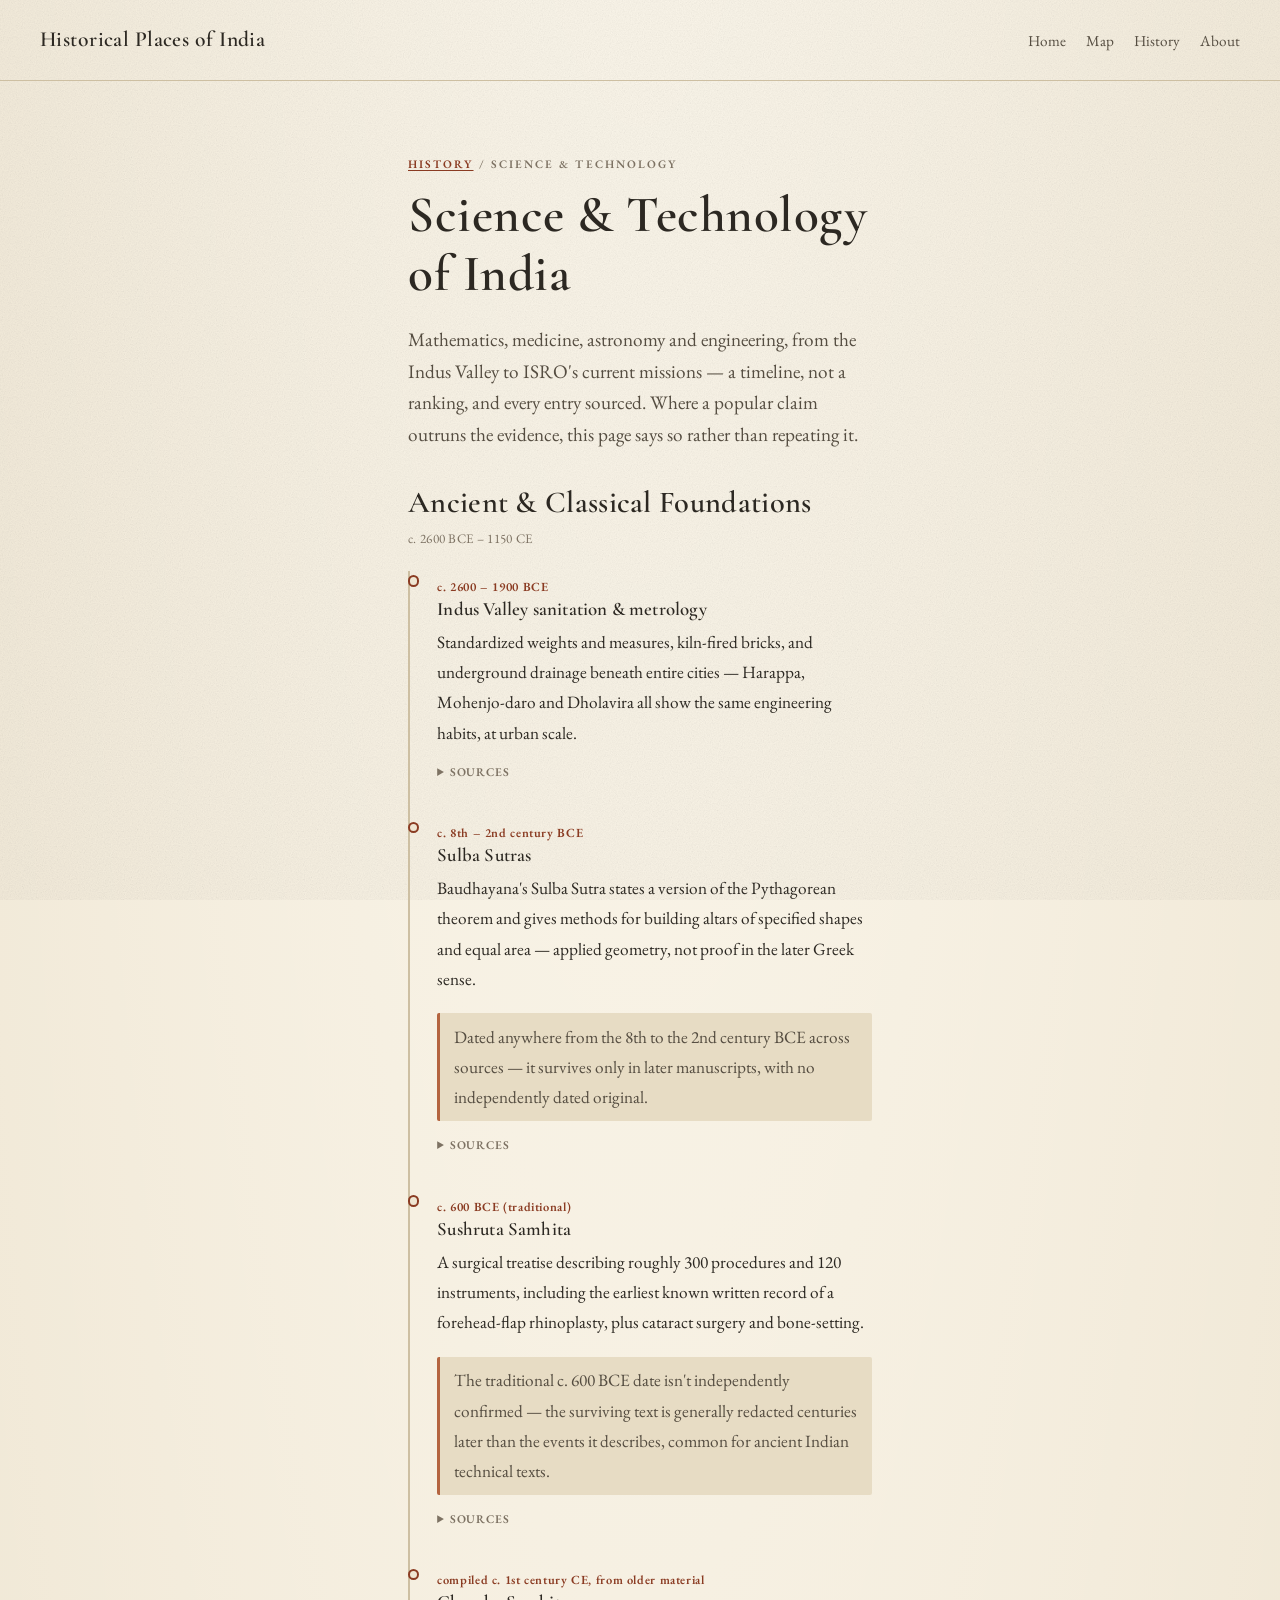
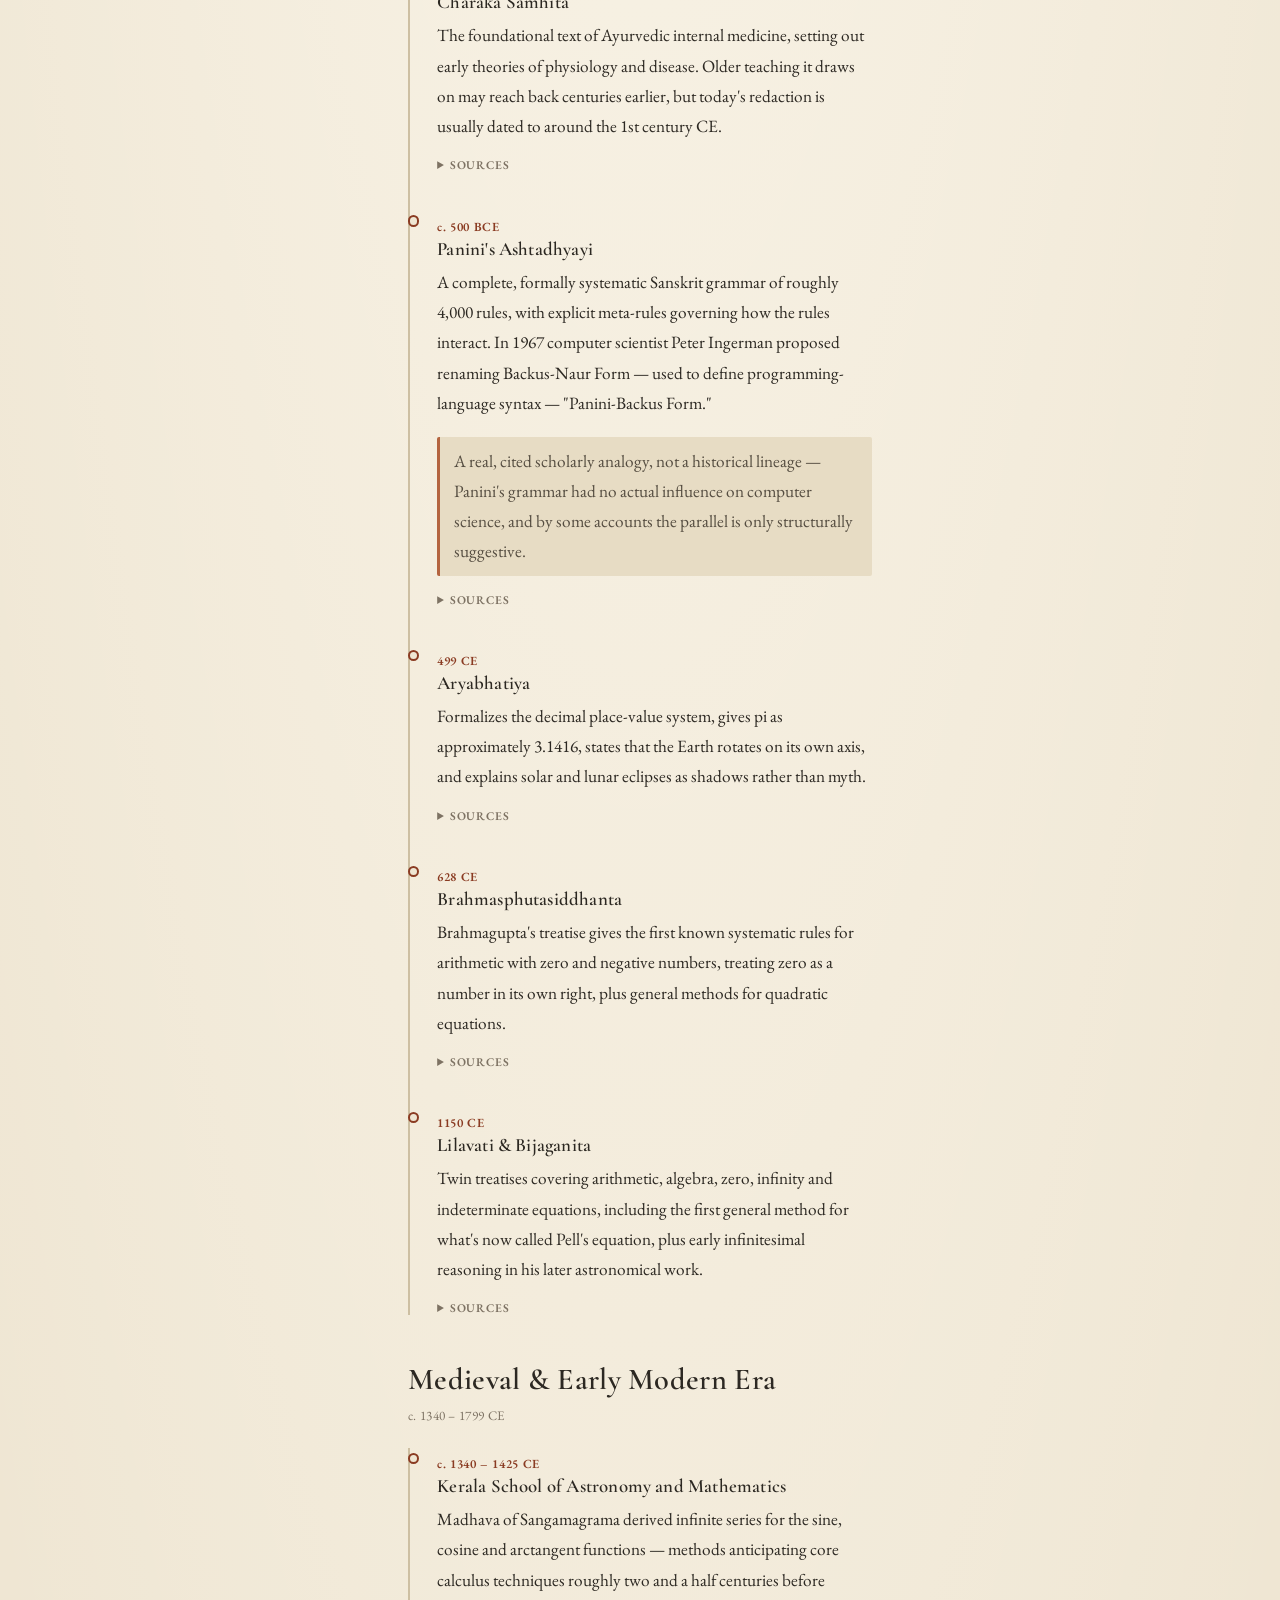
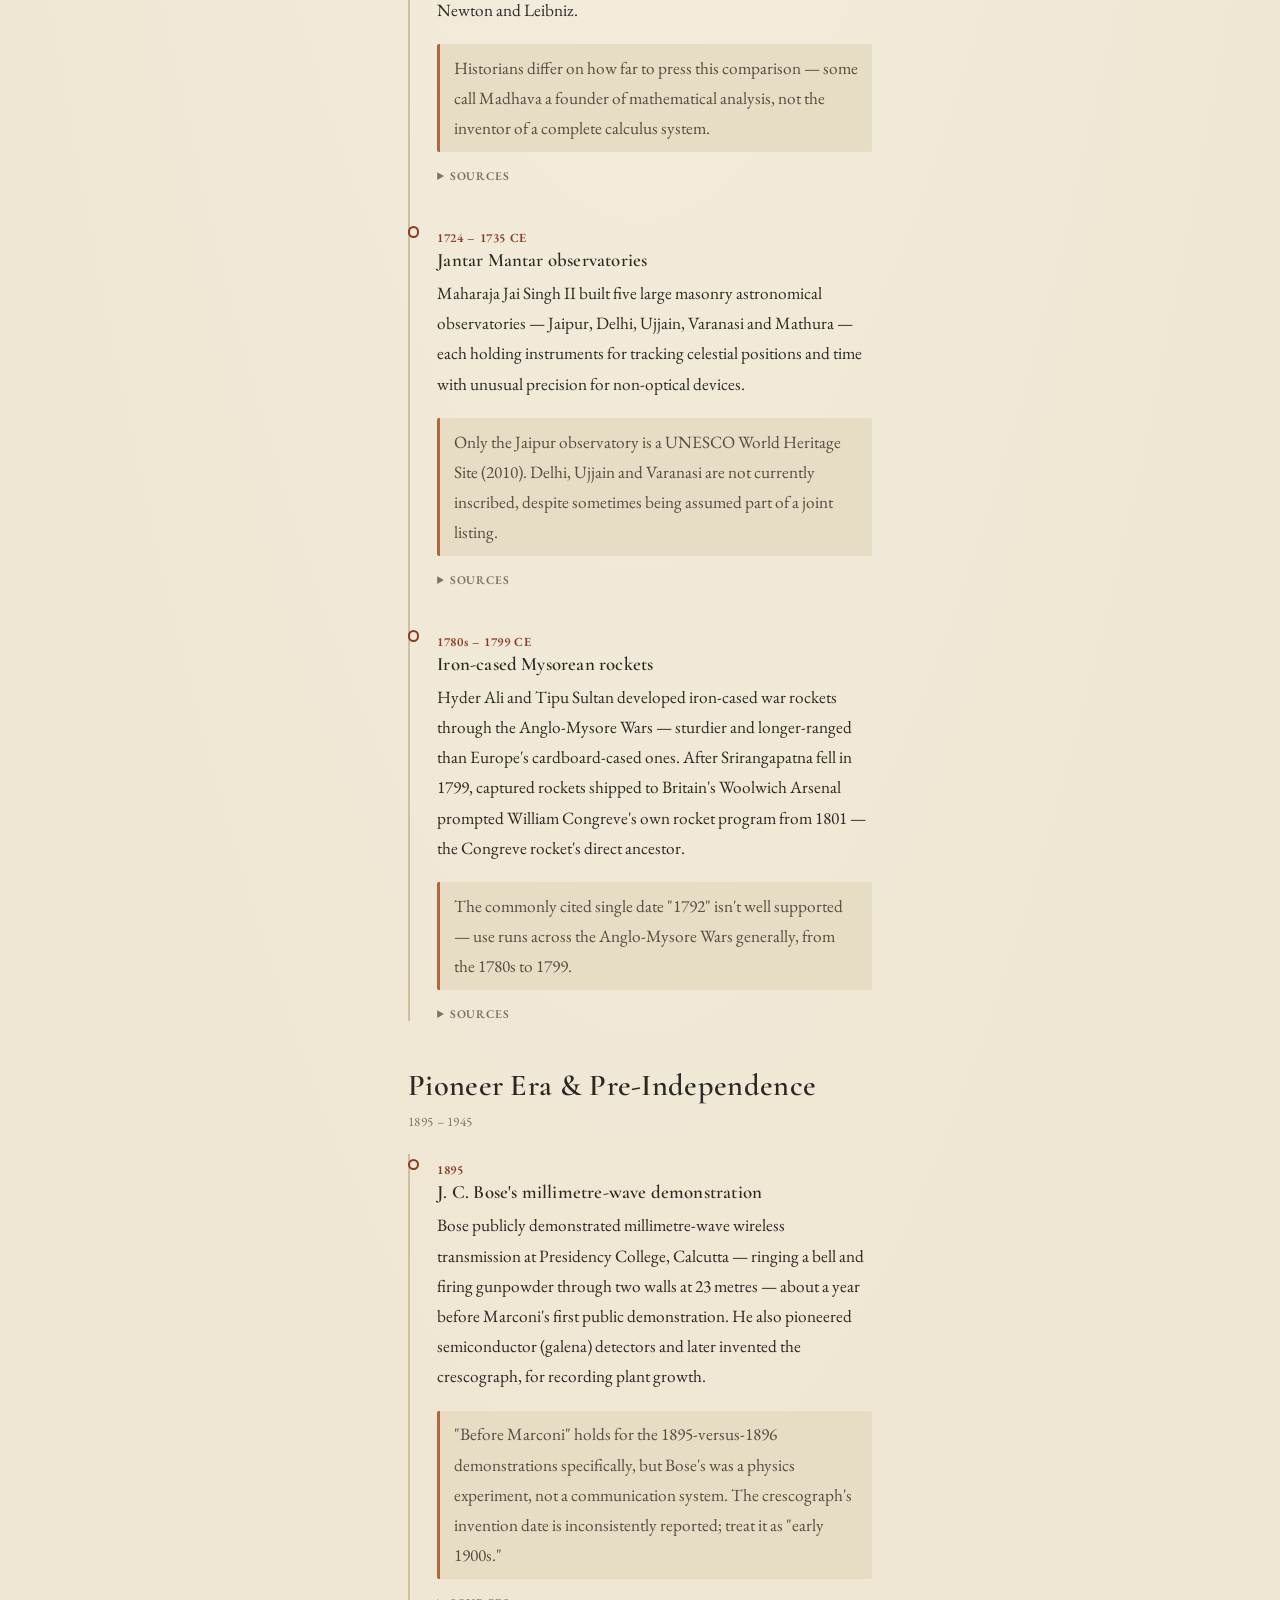
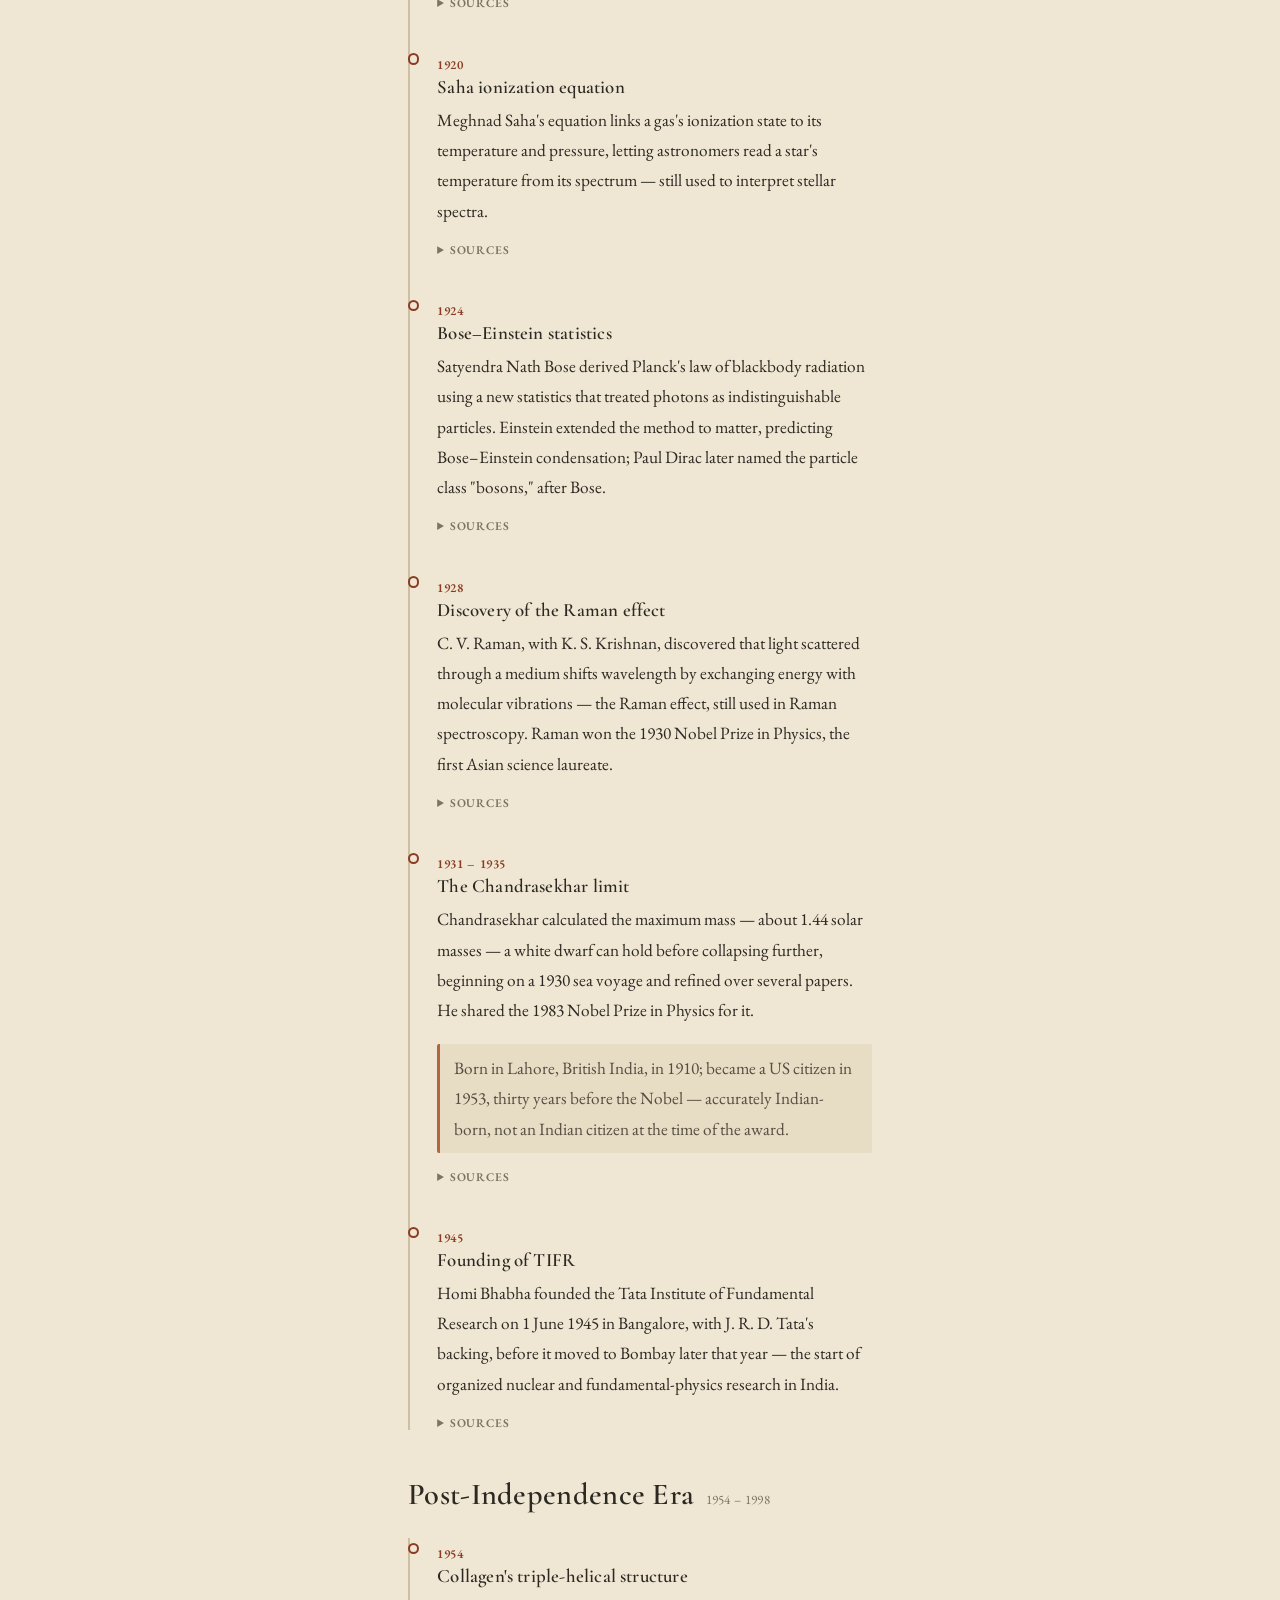
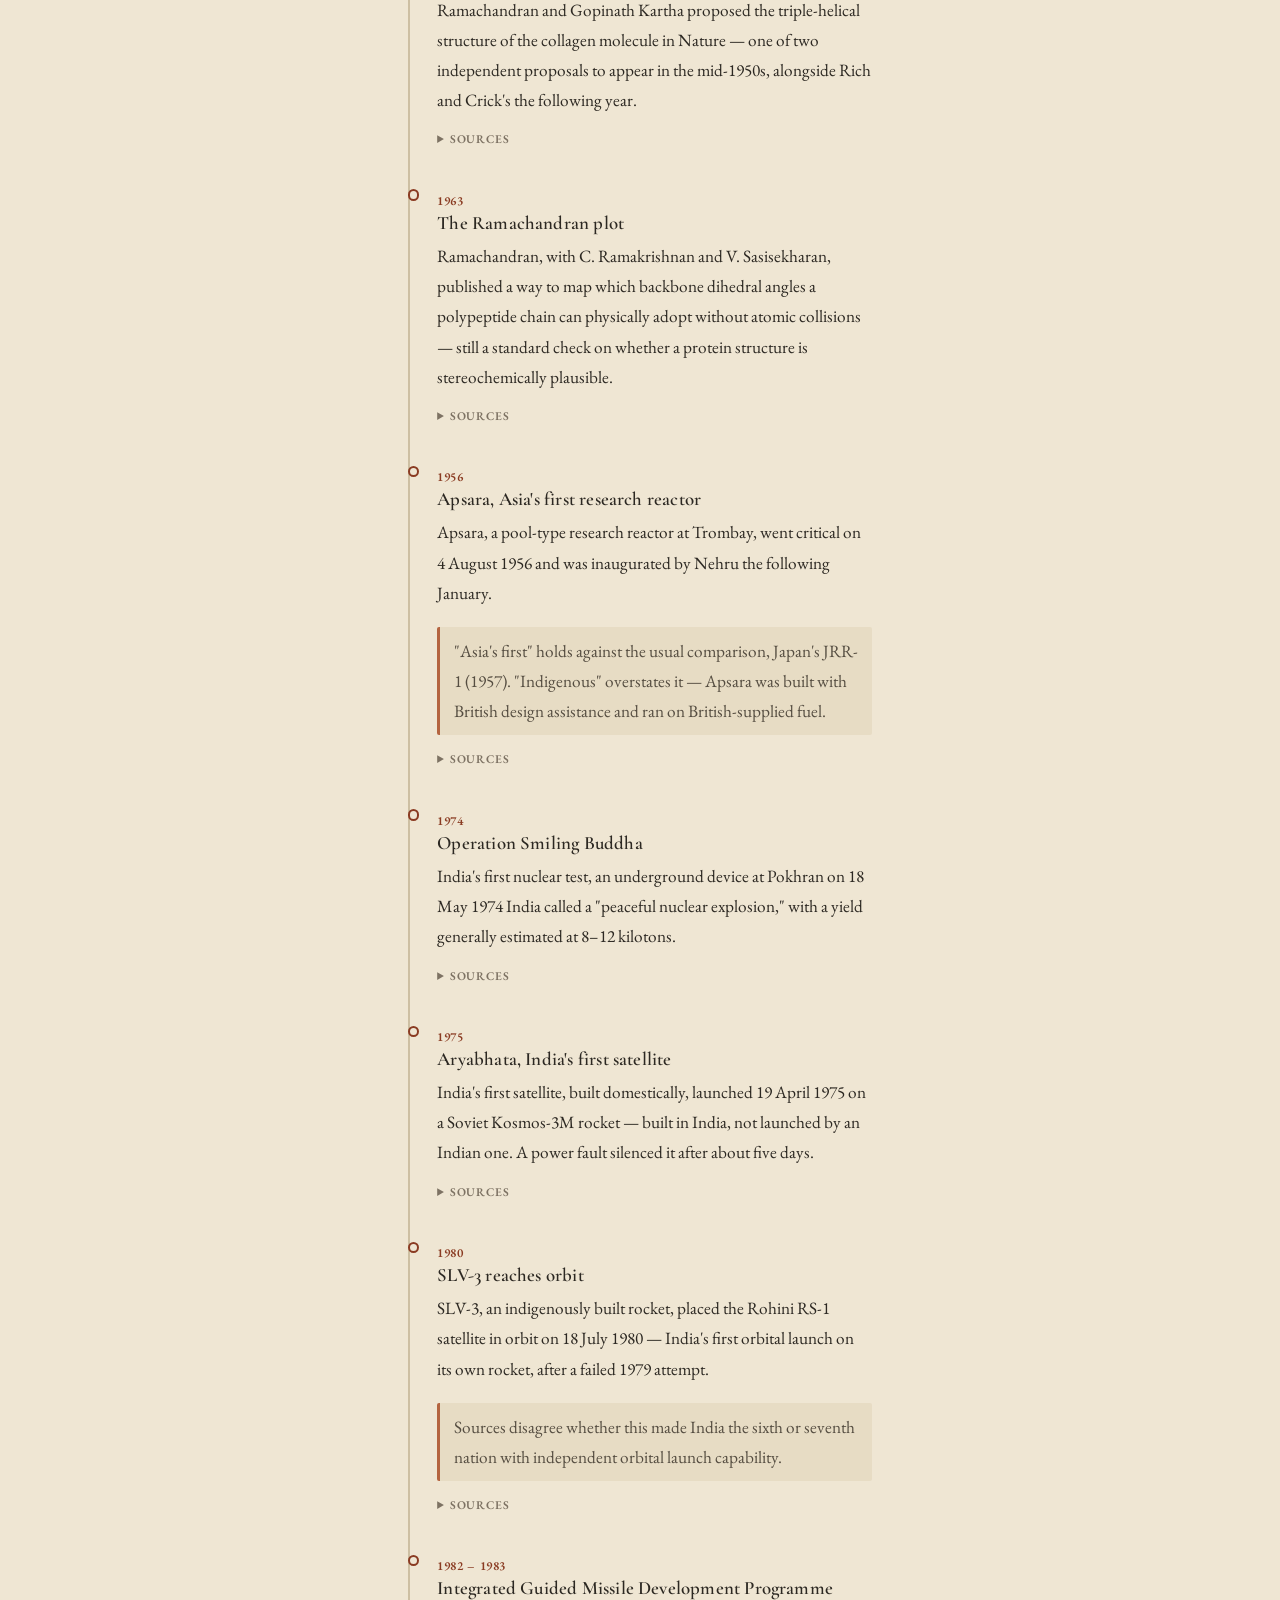
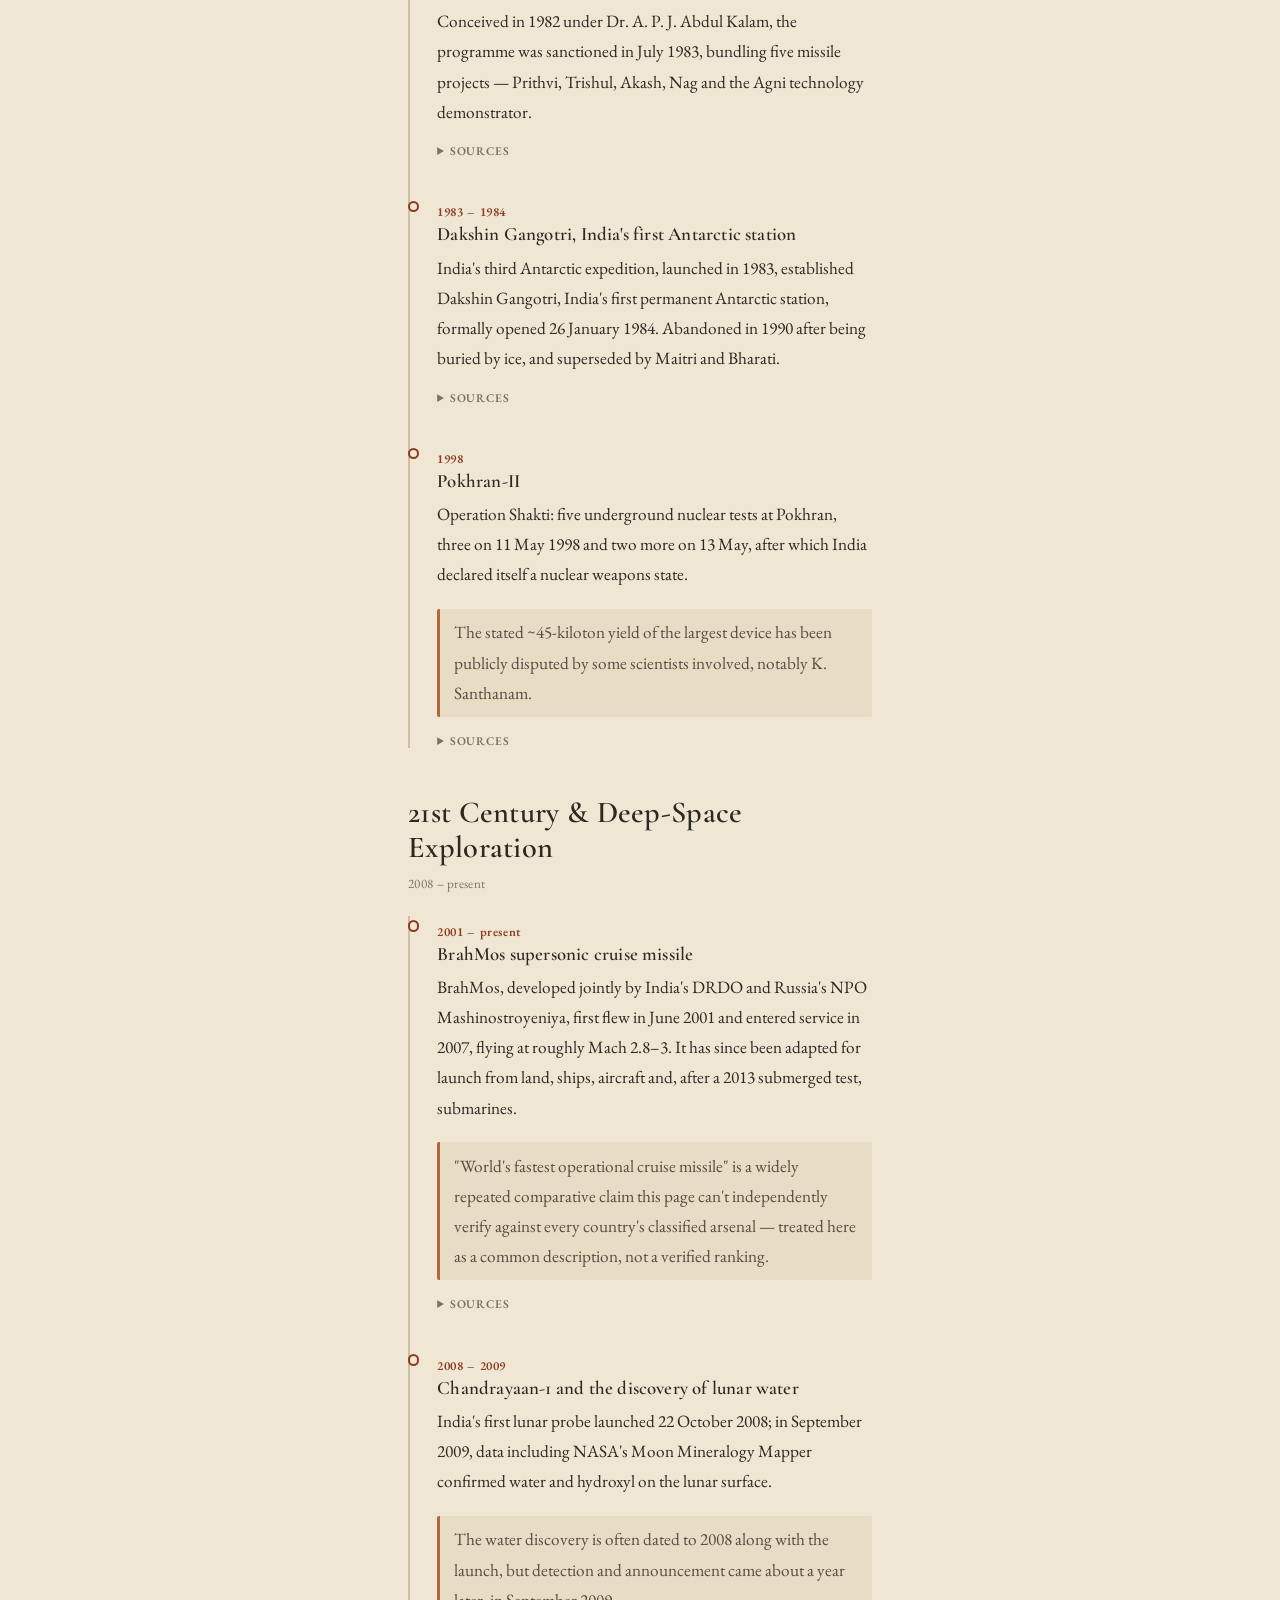
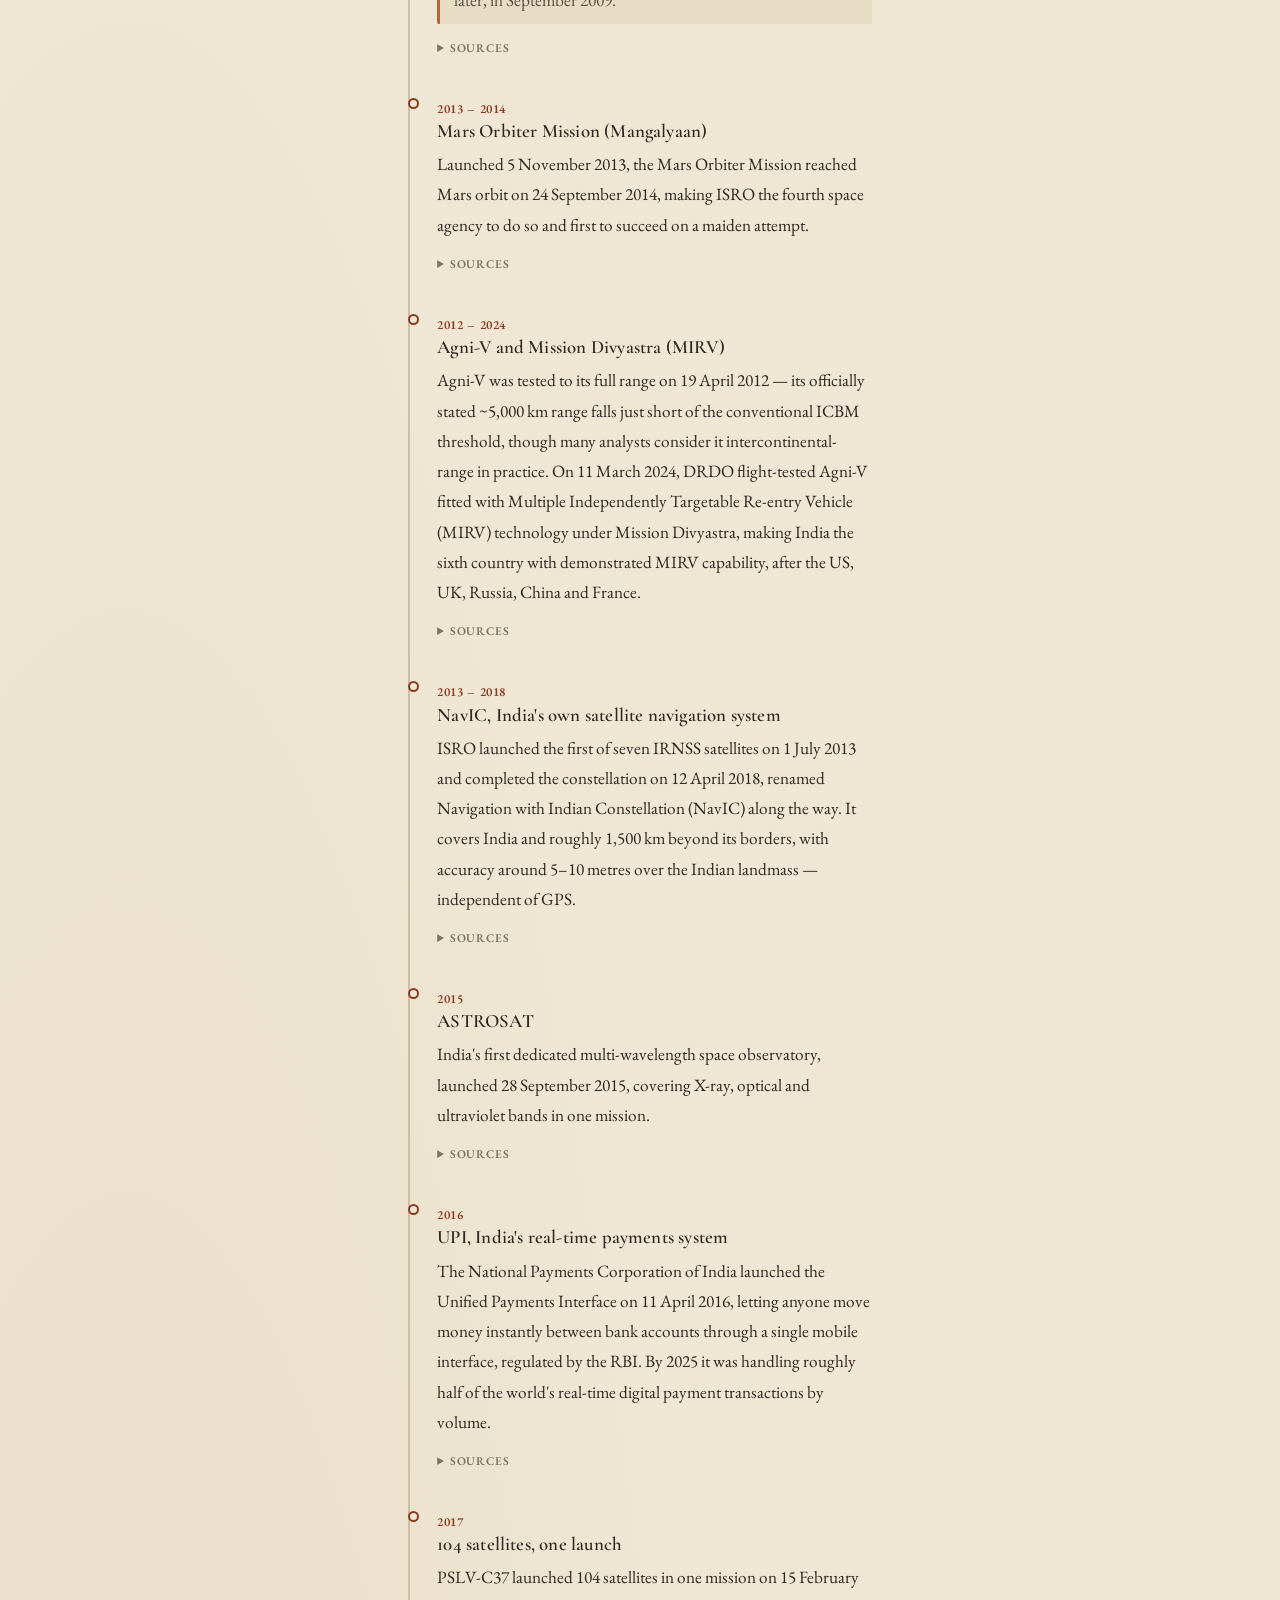
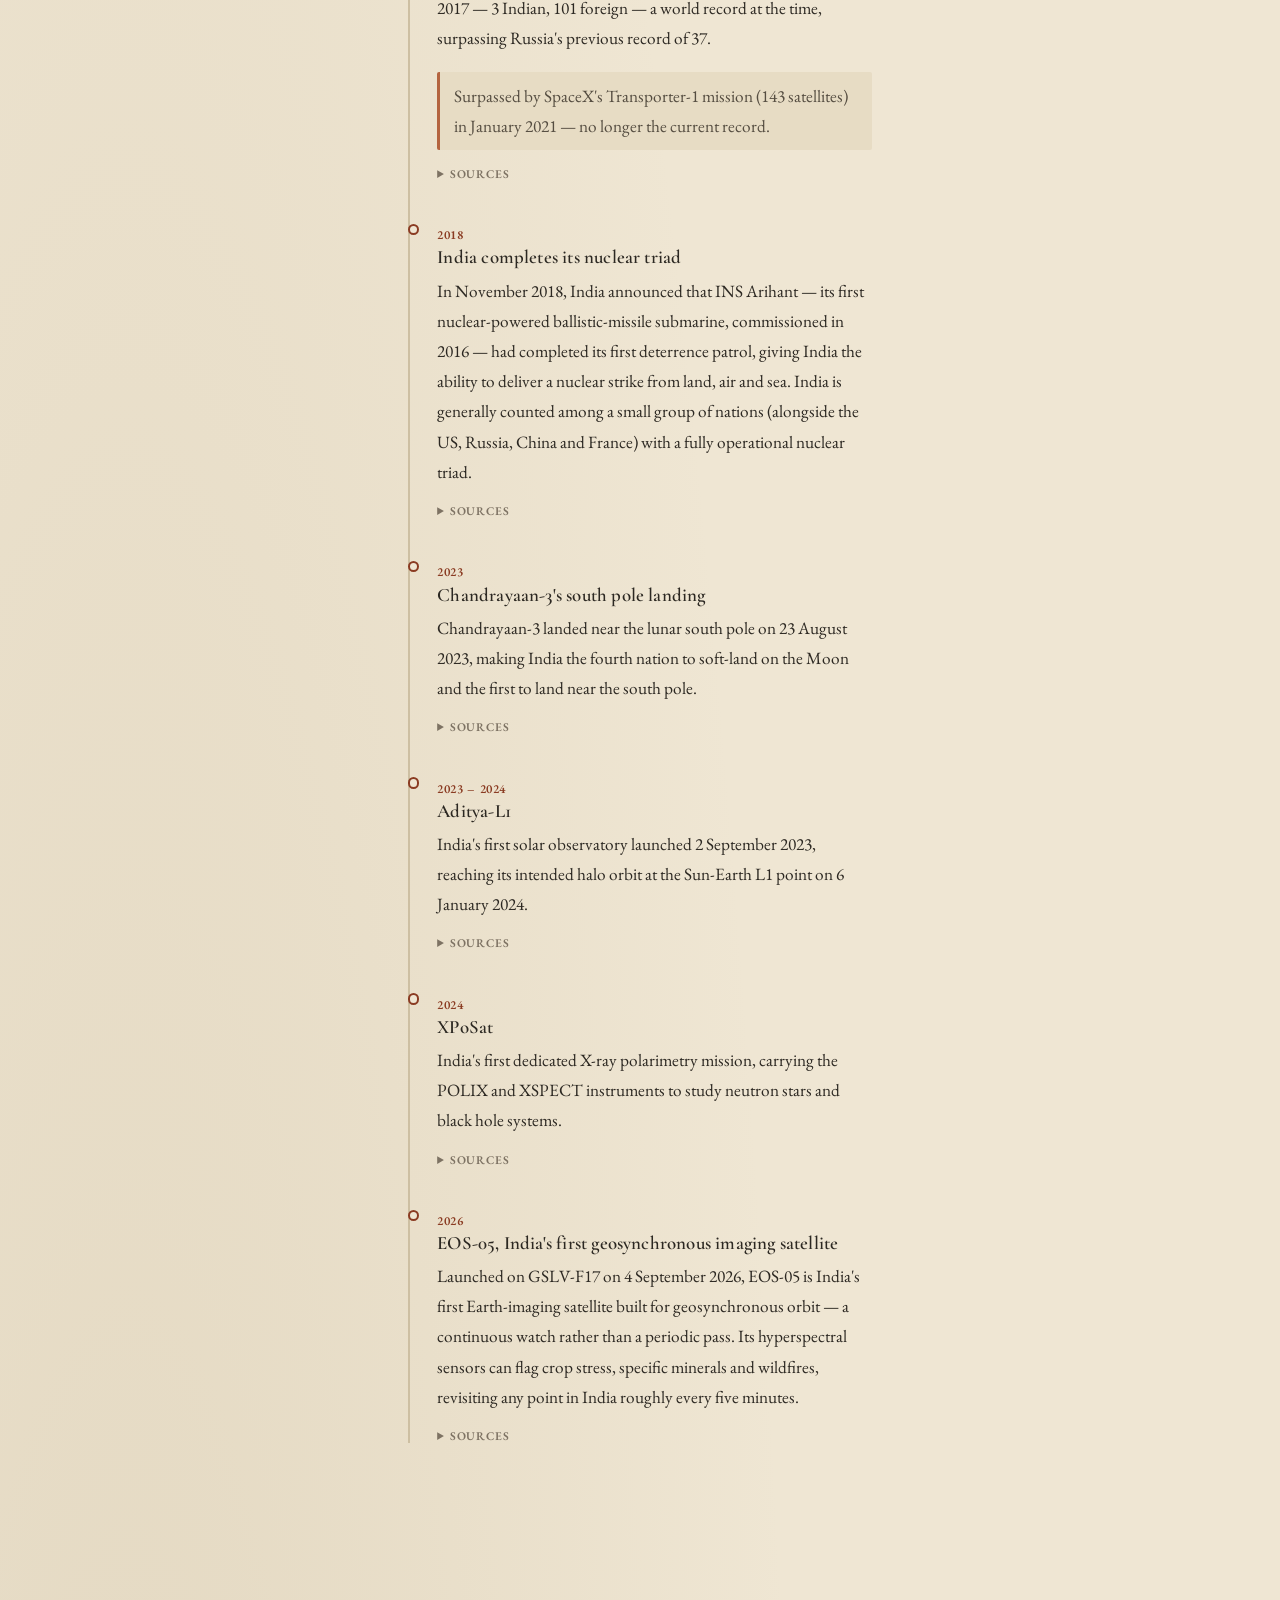
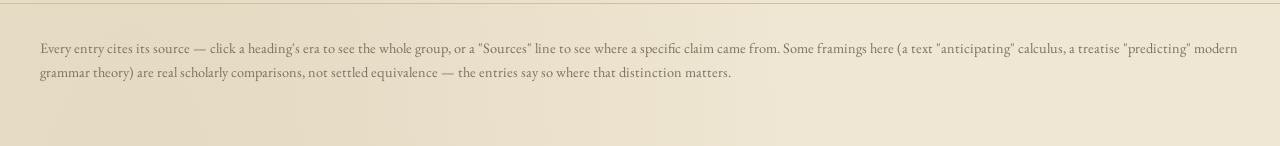
<file: history/science.html>
<!doctype html>
<html lang="en">
<head>
  <meta charset="utf-8">
  <meta name="viewport" content="width=device-width, initial-scale=1">
  <link rel="preconnect" href="https://fonts.googleapis.com">
  <link rel="preconnect" href="https://fonts.gstatic.com" crossorigin>
  <link rel="stylesheet" href="https://fonts.googleapis.com/css2?family=Cormorant+Garamond:wght@500;600;700&family=EB+Garamond:ital,wght@0,400;0,500;0,600;1,400&display=swap">
  <link rel="icon" href="data:image/svg+xml,%3Csvg xmlns=%22http://www.w3.org/2000/svg%22 viewBox=%220 0 32 32%22%3E%3Ctext y=%2226%22 font-size=%2228%22%3E%F0%9F%93%9C%3C/text%3E%3C/svg%3E">
  <title>Science &amp; Technology of India — Historical Places of India</title>
  <meta name="description" content="A sourced timeline of Indian science and technology, from the Indus Valley and the invention of zero to ISRO's Chandrayaan, Aditya-L1 and EOS-05 missions.">
  <link rel="stylesheet" href="../css/style.css?v=1">
  <link rel="stylesheet" href="../css/reading.css?v=1">
</head>
<body class="reading" data-base="../">
<header class="site-head">
  <a class="wordmark" href="../index.html">Historical Places of India</a>
  <nav>
    <a href="../index.html">Home</a>
    <a href="../map.html">Map</a>
    <a href="india.html">History</a>
    <a href="../about.html">About</a>
  </nav>
</header>

<main>
  <p class="eyebrow"><a href="india.html">History</a> / Science &amp; Technology</p>
  <h1>Science &amp; Technology of India</h1>
  <p class="lede">Mathematics, medicine, astronomy and engineering, from the Indus Valley to ISRO's
    current missions — a timeline, not a ranking, and every entry sourced. Where a popular claim
    outruns the evidence, this page says so rather than repeating it.</p>

  <div id="timeline"></div>
</main>

<footer class="site-foot">
  <p>Every entry cites its source — click a heading's era to see the whole group, or a "Sources"
     line to see where a specific claim came from. Some framings here (a text "anticipating"
     calculus, a treatise "predicting" modern grammar theory) are real scholarly comparisons, not
     settled equivalence — the entries say so where that distinction matters.</p>
</footer>
<script type="module" src="../js/reading.js?v=3"></script>
</body>
</html>
</file>
<file: css/style.css>
/* ── history-map — shared shell ──────────────────────────────────────────────
   Parchment and ink. The aged feel is built from three things: a warm paper
   palette, a Garamond-class serif at generous measure, and a turbulence grain
   laid over the background. No period pastiche — this reads as a museum wall
   label, not a treasure map.                                                  */

:root {
  /* Paper */
  --paper:        #efe6d3;
  --paper-2:      #e7dcc4;
  --paper-3:      #f6f0e2;
  --card:         #f4ecda;

  /* Ink */
  --ink:          #2c2822;
  --ink-2:        #554d41;
  --ink-3:        #7d7263;
  --rule:         #cdbfa2;
  --rule-soft:    #dbcfb5;

  /* Accent — iron-gall red, used sparingly */
  --accent:       #8a3b22;
  --accent-soft:  #b4643f;

  --serif:  "EB Garamond", "Iowan Old Style", "Palatino Linotype", Palatino, Georgia, serif;
  --display:"Cormorant Garamond", var(--serif);
  --mono:   ui-monospace, "SF Mono", Menlo, Consolas, monospace;

  --measure: 34rem;
  --radius: 2px;
  --shadow: 0 1px 2px rgba(44,40,34,.10), 0 6px 20px rgba(44,40,34,.07);

  /* Paper grain, generated rather than shipped as a binary */
  --grain: url("data:image/svg+xml,%3Csvg xmlns='http://www.w3.org/2000/svg' width='180' height='180'%3E%3Cfilter id='g'%3E%3CfeTurbulence type='fractalNoise' baseFrequency='.85' numOctaves='3' stitchTiles='stitch'/%3E%3CfeColorMatrix type='saturate' values='0'/%3E%3C/filter%3E%3Crect width='180' height='180' filter='url(%23g)' opacity='.32'/%3E%3C/svg%3E");
}

*, *::before, *::after { box-sizing: border-box; }

html { -webkit-text-size-adjust: 100%; }

body {
  margin: 0;
  font: 400 1.0625rem/1.65 var(--serif);
  color: var(--ink);
  background: var(--paper);
  background-image:
    radial-gradient(ellipse 120% 80% at 50% -10%, rgba(255,252,244,.85), transparent 60%),
    radial-gradient(ellipse 90% 60% at 10% 110%, rgba(190,172,136,.28), transparent 60%);
  -webkit-font-smoothing: antialiased;
}

/* Grain sits above the background, below everything else */
body::before {
  content: ""; position: fixed; inset: 0; z-index: 0;
  background-image: var(--grain);
  opacity: .55; pointer-events: none; mix-blend-mode: multiply;
}
body > * { position: relative; z-index: 1; }

h1, h2, h3 { font-family: var(--display); font-weight: 600; line-height: 1.15; margin: 0 0 .4em; letter-spacing: .01em; }
h1 { font-size: clamp(2.4rem, 6vw, 4rem); }
h2 { font-size: clamp(1.5rem, 3vw, 2rem); }
h3 { font-size: 1.2rem; }
p  { margin: 0 0 1em; }

a { color: var(--accent); text-decoration-thickness: 1px; text-underline-offset: 2px; }
a:hover { color: var(--ink); }

hr.rule { border: 0; border-top: 1px solid var(--rule); margin: 2.5rem 0; }

/* Small caps label, used for eyebrows and section marks */
.eyebrow {
  font: 600 .72rem/1 var(--serif);
  letter-spacing: .18em; text-transform: uppercase;
  color: var(--ink-3); margin: 0 0 1rem;
}

/* ── Header ──────────────────────────────────────────────────────────────── */
.site-head {
  display: flex; align-items: baseline; justify-content: space-between;
  gap: 1rem; padding: 1.4rem clamp(1rem, 4vw, 2.5rem);
  border-bottom: 1px solid var(--rule);
}
.site-head .wordmark {
  font-family: var(--display); font-size: 1.35rem; font-weight: 600;
  color: var(--ink); text-decoration: none; letter-spacing: .02em;
}
.site-head nav { display: flex; gap: 1.25rem; font-size: .95rem; }
.site-head nav a { color: var(--ink-2); text-decoration: none; }
.site-head nav a:hover, .site-head nav a[aria-current="page"] { color: var(--accent); text-decoration: underline; }

/* ── Buttons ─────────────────────────────────────────────────────────────── */
.btn {
  display: inline-flex; align-items: center; gap: .5rem;
  font: 600 1rem/1 var(--serif);
  padding: .85rem 1.5rem; border: 1px solid var(--ink); border-radius: var(--radius);
  background: var(--ink); color: var(--paper-3); text-decoration: none;
  cursor: pointer; transition: background .15s, color .15s, transform .15s;
}
.btn:hover { background: var(--accent); border-color: var(--accent); color: #fff; transform: translateY(-1px); }
.btn.ghost { background: transparent; color: var(--ink); }
.btn.ghost:hover { background: var(--ink); color: var(--paper-3); }

/* ── Cards ───────────────────────────────────────────────────────────────── */
.card {
  background: var(--card); border: 1px solid var(--rule-soft);
  border-radius: var(--radius); padding: 1.35rem 1.4rem;
  box-shadow: var(--shadow);
}

/* ── Category chip + legend (shared by landing and map) ──────────────────── */
.legend { display: flex; flex-wrap: wrap; gap: .5rem; padding: 0; margin: 0; list-style: none; }
.legend-item {
  display: inline-flex; align-items: center; gap: .5rem;
  font-size: .9rem; color: var(--ink-2);
  padding: .4rem .7rem; border: 1px solid var(--rule-soft);
  border-radius: 999px; background: var(--paper-3);
}
a.legend-item { text-decoration: none; cursor: pointer; transition: border-color .14s, background .14s; }
a.legend-item:hover { border-color: var(--cat); }
.legend-swatch {
  width: 1.15rem; height: 1.15rem; flex: none;
  display: grid; place-items: center; color: var(--cat, var(--ink-2));
}
.legend-swatch svg { width: 100%; height: 100%; fill: currentColor; }

/* ── Footer ──────────────────────────────────────────────────────────────── */
.site-foot {
  border-top: 1px solid var(--rule); margin-top: 4rem;
  padding: 2rem clamp(1rem, 4vw, 2.5rem) 3rem;
  font-size: .9rem; color: var(--ink-3);
}
.site-foot a { color: var(--ink-2); }

.visually-hidden {
  position: absolute !important; width: 1px; height: 1px;
  clip-path: inset(50%); overflow: hidden; white-space: nowrap;
}

:focus-visible { outline: 2px solid var(--accent); outline-offset: 2px; }

@media (prefers-reduced-motion: reduce) {
  * { animation-duration: .01ms !important; transition-duration: .01ms !important; }
}

/* ── Landing ─────────────────────────────────────────────────────────────── */
.hero {
  display: grid; grid-template-columns: 1fr minmax(16rem, 26rem);
  gap: clamp(1.5rem, 5vw, 4rem); align-items: center;
  max-width: 68rem; margin: 0 auto; padding: clamp(2.5rem, 7vw, 5.5rem) clamp(1rem, 4vw, 2.5rem);
}
.hero-copy { max-width: var(--measure); }
.hero h1 { margin-bottom: .3em; }
.hero .lede { font-size: clamp(1.05rem, 2vw, 1.25rem); color: var(--ink-2); margin-bottom: 1.8rem; }
.hero .cta { display: flex; flex-wrap: wrap; gap: .8rem; align-items: center; }
.hero .now-live { font-size: .92rem; color: var(--ink-3); margin: 1.6rem 0 0; }
.hero .now-live strong { color: var(--ink); }

/* India silhouette — ink on parchment, drawn to the Indian claim line */
.india { width: 100%; height: auto; max-height: 68dvh; display: block; }
.india .india-land path { fill: #ded0b2; stroke: #6f6047; stroke-width: .9; stroke-linejoin: round; }
.india .india-isles circle { fill: #6f6047; }
.india .india-pin circle { fill: var(--accent); stroke: #fff; stroke-width: 1.6; }
.india .india-pin { transform-box: fill-box; transform-origin: center; animation: pulse 2.6s ease-in-out infinite; }
@keyframes pulse { 0%,100% { opacity: 1; } 50% { opacity: .45; } }
.india-caption { text-align: center; font-size: .85rem; color: var(--ink-3); margin: .6rem 0 0; }

.section { max-width: 68rem; margin: 0 auto; padding: 0 clamp(1rem, 4vw, 2.5rem); }
.section > .eyebrow { margin-bottom: .5rem; }

.cards { display: grid; gap: 1rem; grid-template-columns: repeat(auto-fit, minmax(15rem, 1fr)); margin-top: 1.4rem; }
.place-card { display: flex; flex-direction: column; gap: .22rem; text-decoration: none; color: inherit; transition: transform .16s, box-shadow .16s, border-color .16s; }
.place-card:hover { transform: translateY(-3px); border-color: var(--cat); box-shadow: 0 3px 6px rgba(44,40,34,.10), 0 14px 34px rgba(44,40,34,.10); }
.pc-icon { width: 1.75rem; height: 1.75rem; color: var(--cat); margin-bottom: .45rem; }
.pc-icon svg { width: 100%; height: 100%; fill: currentColor; }
.pc-cat { font: 600 .68rem/1 var(--serif); letter-spacing: .14em; text-transform: uppercase; color: var(--cat); }
.pc-name { font-family: var(--display); font-size: 1.35rem; font-weight: 600; }
.pc-local { font-size: .95rem; color: var(--ink-3); }
.pc-sum { font-size: .95rem; color: var(--ink-2); margin-top: .4rem; }
.pc-go { font-size: .88rem; color: var(--accent); margin-top: .7rem; }

@media (max-width: 800px) {
  .hero { grid-template-columns: 1fr; }
  .hero-map { order: -1; max-width: 20rem; margin: 0 auto; }
  .india { max-height: 42dvh; }
}

/* Landing: places grouped by state */
.state-block { margin-top: 2.2rem; }
.state-block:first-child { margin-top: 1.2rem; }
.state-name {
  font-family: var(--display); font-size: 1.35rem; font-weight: 600;
  display: flex; align-items: baseline; gap: .6rem;
  padding-bottom: .4rem; border-bottom: 1px solid var(--rule); margin: 0 0 .2rem;
}
.state-count {
  font: 400 .78rem/1 var(--serif); color: var(--ink-3);
  border: 1px solid var(--rule-soft); border-radius: 999px; padding: .25rem .55rem;
}
.state-name a { color: inherit; text-decoration: none; }
.state-name a:hover { color: var(--accent); text-decoration: underline; }
</file>
<file: css/reading.css>
/* ── history-map — reading shell ─────────────────────────────────────────────
   /history/-specific layout only: a wider reading measure, prose section
   spacing, the region pager, the science timeline and the place list.
   Colors are not defined here — every rule keys off style.css's
   --ink/--rule/--accent tokens, so this section shares the map app's
   parchment/ink/grain palette.                                              */

/* 68ch is a wider, fluid-reading measure than the map app's 34rem card copy —
   this is body text meant to be read start to finish, not a UI panel. */
:root { --measure: 68ch; }

.reading main { max-width: var(--measure); margin: 0 auto; padding: clamp(2.5rem, 6vw, 5rem) clamp(1rem, 4vw, 2.5rem) clamp(4rem, 8vw, 6rem); }
.reading h1 { font-size: clamp(2.2rem, 5vw, 3.2rem); }
.reading .lede { font-size: clamp(1.05rem, 2vw, 1.2rem); color: var(--ink-2); margin-top: .5rem; }

.reading section { margin-top: 3rem; }
.reading section:first-of-type { margin-top: 2.2rem; }
.reading section h2 { margin-top: 0; font-size: clamp(1.4rem, 2.6vw, 1.9rem); }
.reading section p { font-size: 1.08rem; line-height: 1.75; margin-bottom: 1.1em; }

.reading .sources { margin-top: 1rem; padding-top: .3rem; border-top: 1px solid var(--rule-soft); font-size: .85rem; color: var(--ink-3); }
.reading .sources a { color: var(--ink-3); }
.reading .sources a:hover { color: var(--accent); }

/* State page: generated list of places, sourced live from data/places/*.json */
.reading .place-list { list-style: none; padding: 0; margin: 1.5rem 0 0; }
.reading .place-list li { display: flex; justify-content: space-between; align-items: baseline; gap: 1rem; padding: .6rem 0; border-bottom: 1px solid var(--rule-soft); }
.reading .place-list a { text-decoration: none; font-weight: 600; color: var(--ink); }
.reading .place-list a:hover { color: var(--accent); text-decoration: underline; }
.reading .place-meta { font-size: .85rem; color: var(--ink-3); white-space: nowrap; }

@media (max-width: 640px) {
  .reading .place-list li { flex-direction: column; align-items: flex-start; gap: .15rem; }
}

/* Prev/next cycling through the states-and-UTs manifest (js/reading.js) */
.region-pager {
  display: flex; align-items: center; justify-content: space-between; gap: 1rem;
  margin-top: 3rem; padding-top: 1.4rem; border-top: 1px solid var(--rule);
}
.region-pager .pager-link {
  flex: 1 1 40%; font: 600 1rem/1.3 var(--display); text-decoration: none; color: var(--ink);
}
.region-pager .pager-link:hover { color: var(--accent); }
.region-pager .pager-next { text-align: right; }
.region-pager .pager-all { flex: none; font-size: .82rem; color: var(--ink-3); text-decoration: none; white-space: nowrap; }
.region-pager .pager-all:hover { color: var(--accent); }

@media (max-width: 640px) {
  .region-pager { flex-wrap: wrap; }
  .region-pager .pager-all { order: -1; flex-basis: 100%; text-align: center; margin-bottom: .4rem; }
}

/* history/science.html: an era-grouped, chronological timeline (js/reading.js
   renderTimeline()). A vertical rule down the left of each era's list, with
   a small ring marking each entry — the "Vertical Timeline Line" idea from
   an earlier design discussion, now with an actual timeline to attach it to. */
.era-group h2 { display: flex; align-items: baseline; gap: .7rem; flex-wrap: wrap; }
.era-group .era-range { font: 400 .82rem/1 var(--serif); color: var(--ink-3); }

.timeline {
  list-style: none; margin: 1.6rem 0 0; padding-left: 1.6rem;
  border-left: 2px solid var(--rule);
}
.timeline-entry { position: relative; padding: 0 0 2.4rem .1rem; }
.timeline-entry:last-child { padding-bottom: 0; }
.timeline-entry::before {
  content: ""; position: absolute; left: -1.71rem; top: .3rem;
  width: .7rem; height: .7rem; border-radius: 50%;
  background: var(--paper); border: 2px solid var(--accent);
}
.timeline-year {
  display: inline-block; font: 600 .78rem/1 var(--serif); letter-spacing: .05em;
  color: var(--accent); margin-bottom: .35rem;
}
.timeline-body h3 { margin: 0 0 .4rem; font-size: 1.18rem; }
.timeline-body p { font-size: 1rem; line-height: 1.65; margin: 0 0 .6rem; }
.timeline-note {
  font-size: .92rem; line-height: 1.55; color: var(--ink-2);
  background: var(--paper-2); border-left: 3px solid var(--accent-soft);
  padding: .55rem .85rem; margin: .6rem 0; border-radius: var(--radius);
}
.timeline-body details.sources { margin-top: .6rem; padding-top: 0; border-top: none; }
.timeline-body details.sources summary {
  cursor: pointer; font: 600 .74rem/1 var(--serif); letter-spacing: .07em;
  text-transform: uppercase; color: var(--ink-3);
}
.timeline-body details.sources summary:hover { color: var(--accent); }
.timeline-body details.sources p { margin: .5rem 0 0; font-size: .82rem; color: var(--ink-3); }
.timeline-body details.sources a { color: var(--ink-3); }
.timeline-body details.sources a:hover { color: var(--accent); }

@media (max-width: 640px) {
  .timeline { padding-left: 1.2rem; }
  .timeline-entry::before { left: -1.31rem; }
}
</file>
